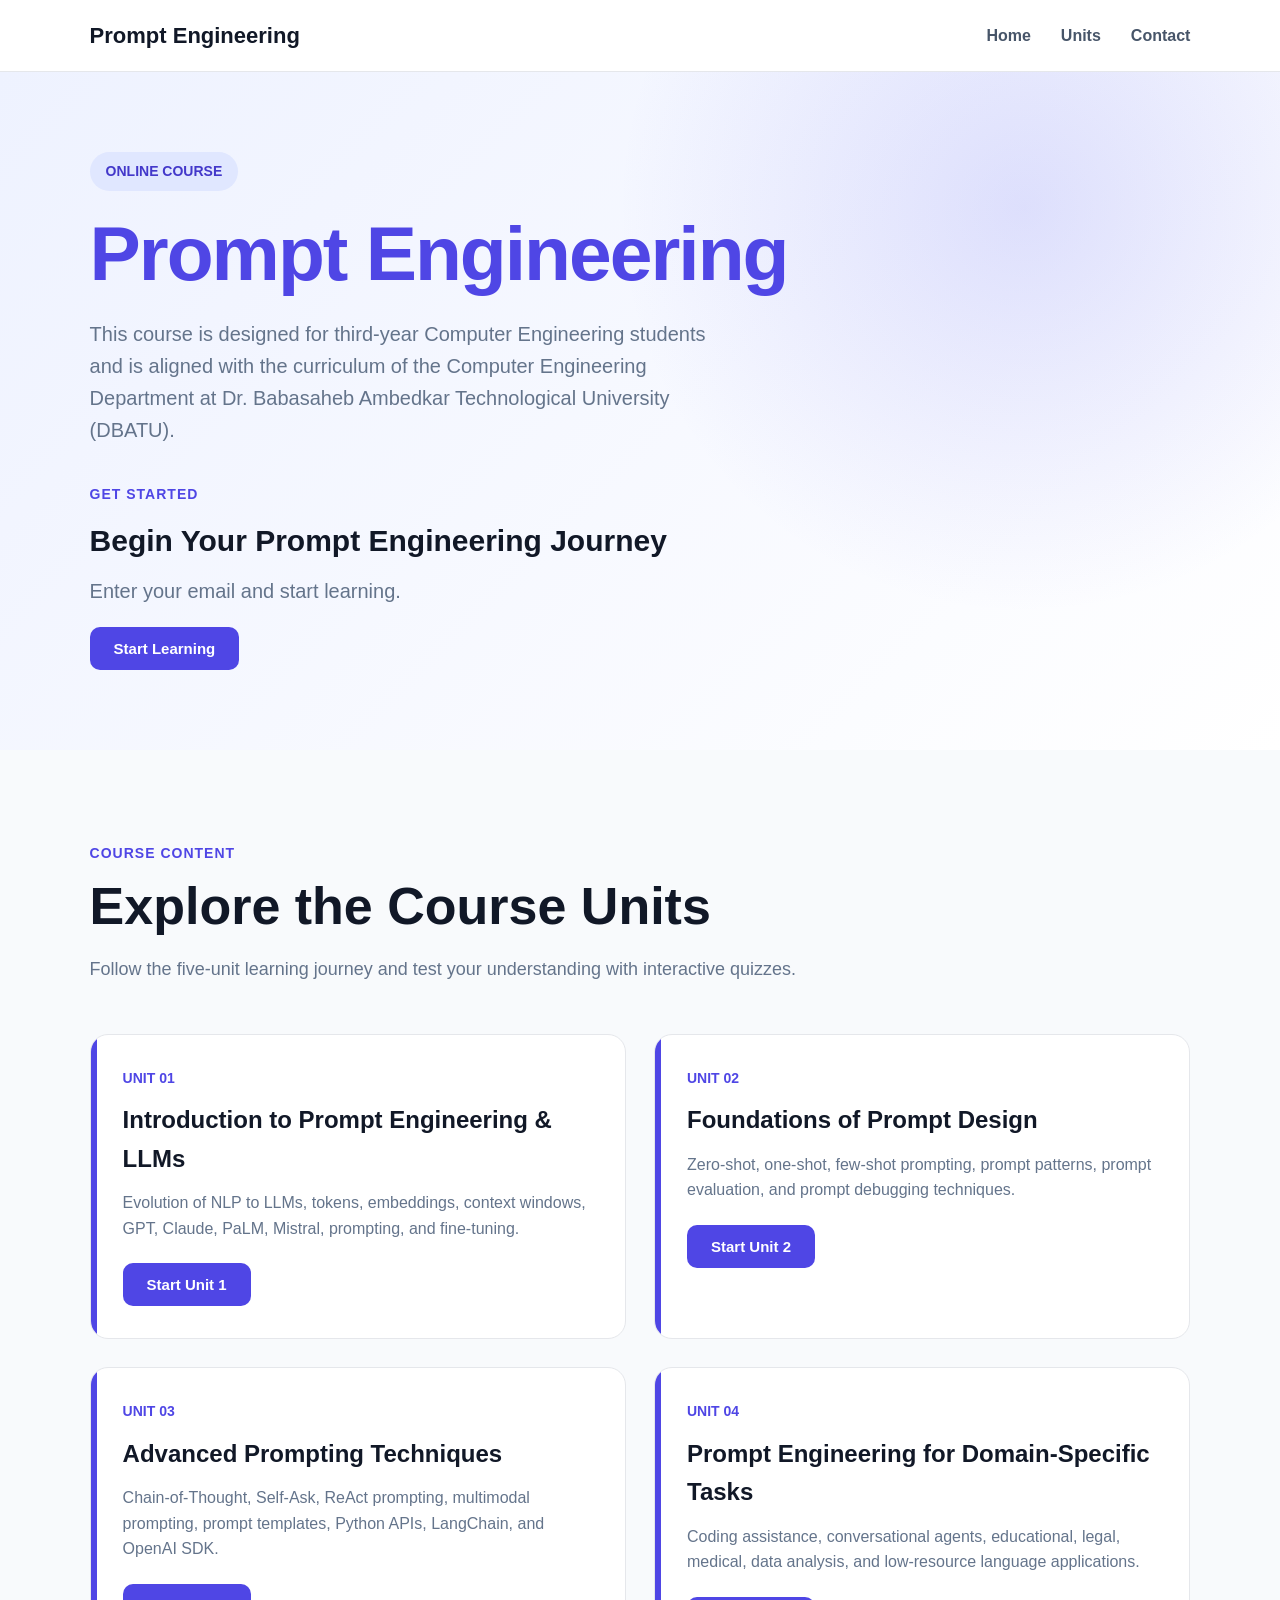
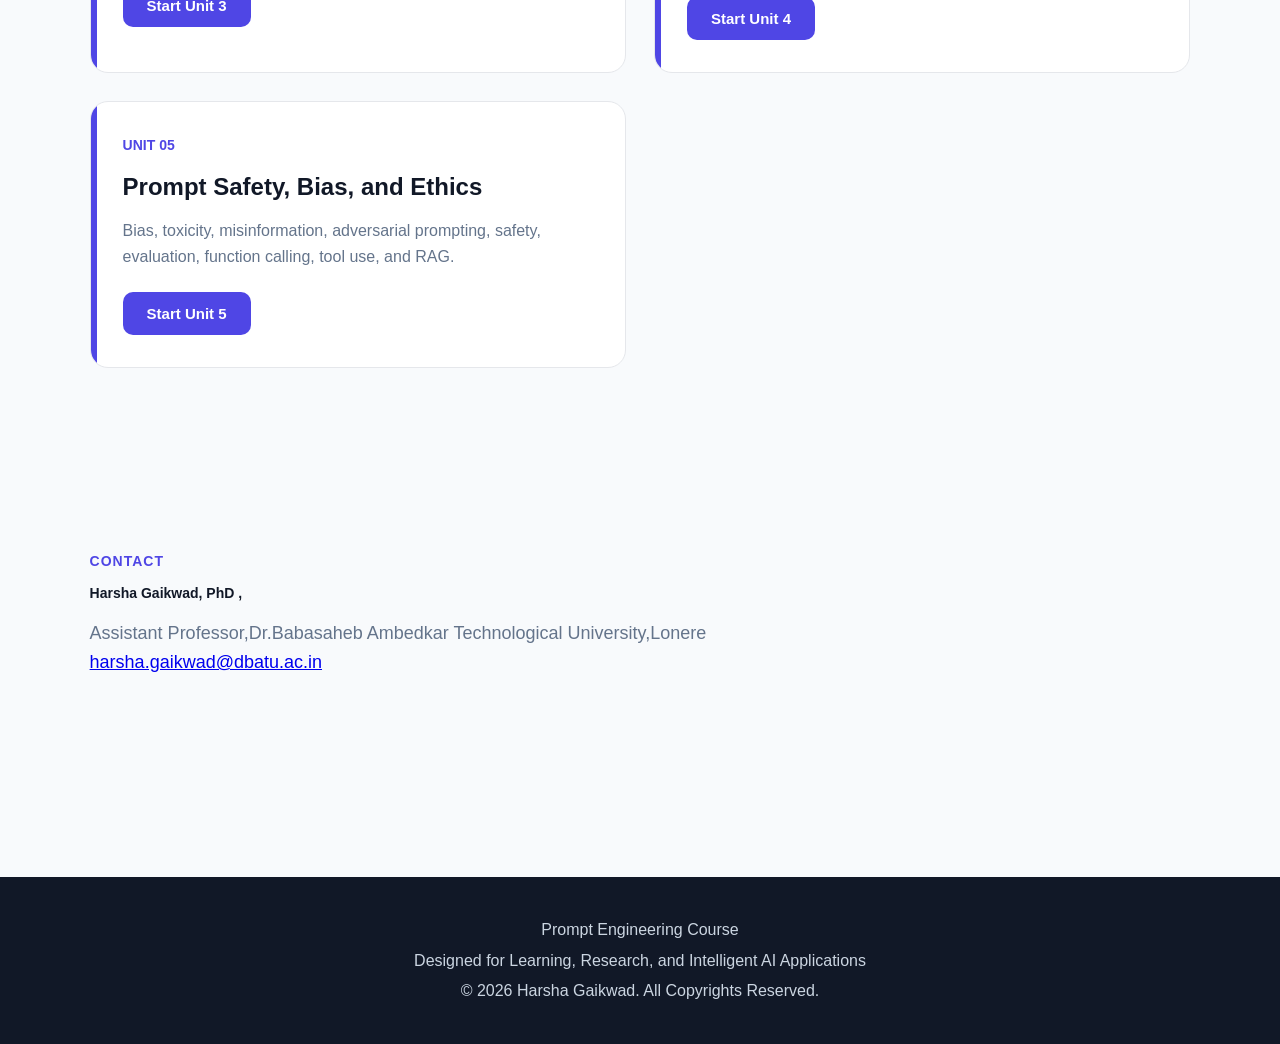
<file: index.html>
<!DOCTYPE html>
<html lang="en">

<head>

    <meta charset="UTF-8">

    <meta name="viewport"
        content="width=device-width, initial-scale=1.0">

    <title>
        Prompt Engineering | Online Course
    </title>

    <link rel="stylesheet"
        href="style.css">

</head>


<body>


    <nav class="navbar">

        <div class="logo">

            Prompt Engineering

        </div>


        <div class="nav-links">

            <a href="#home">

                Home

            </a>


            <a href="#units">

                Units

            </a>


            <a href="#contact">

                Contact

            </a>

        </div>

    </nav>



    <section
        class="hero"
        id="home">


        <div
            class="hero-content">


            <span
                class="hero-tag">

                ONLINE COURSE

            </span>


            <h1>


                <span>

                    Prompt Engineering

                </span>

            </h1>


            <p>

                This course is designed for third-year Computer Engineering students and is aligned with the curriculum of the Computer Engineering Department at Dr. Babasaheb Ambedkar Technological University (DBATU).

            </p>


            <div
                class="hero-start">


                <span>

                    GET STARTED

                </span>


                <h2>

                    Begin Your Prompt Engineering Journey

                </h2>


                <p>

                    Enter your email and start learning.

                </p>


                <button
                    type="button"
                    class="primary-button"
                    id="startLearningButton">

                    Start Learning

                </button>


            </div>


        </div>


    </section>



    <section
        class="section"
        id="units">


        <div
            class="section-heading">


            <span>

                COURSE CONTENT

            </span>


            <h2>

                Explore the Course Units

            </h2>


            <p>

                Follow the five-unit learning journey
                and test your understanding with
                interactive quizzes.

            </p>


        </div>



        <div
            class="units-grid">


            <div
                class="unit-card">


                <div
                    class="unit-number">

                    UNIT 01

                </div>


                <h3>

                    Introduction to Prompt Engineering & LLMs

                </h3>


                <p>

                    Evolution of NLP to LLMs, tokens,
                    embeddings, context windows,
                    GPT, Claude, PaLM, Mistral,
                    prompting, and fine-tuning.

                </p>


                <button
                    type="button"
                    class="unit-button"
                    data-page="units/unit1.html">

                    Start Unit 1

                </button>


            </div>



            <div
                class="unit-card">


                <div
                    class="unit-number">

                    UNIT 02

                </div>


                <h3>

                    Foundations of Prompt Design

                </h3>


                <p>

                    Zero-shot, one-shot, few-shot prompting,
                    prompt patterns, prompt evaluation,
                    and prompt debugging techniques.

                </p>


                <button
                    type="button"
                    class="unit-button"
                    data-page="units/unit2.html">

                    Start Unit 2

                </button>


            </div>



            <div
                class="unit-card">


                <div
                    class="unit-number">

                    UNIT 03

                </div>


                <h3>

                    Advanced Prompting Techniques

                </h3>


                <p>

                    Chain-of-Thought, Self-Ask,
                    ReAct prompting, multimodal prompting,
                    prompt templates, Python APIs,
                    LangChain, and OpenAI SDK.

                </p>


                <button
                    type="button"
                    class="unit-button"
                    data-page="units/unit3.html">

                    Start Unit 3

                </button>


            </div>



            <div
                class="unit-card">


                <div
                    class="unit-number">

                    UNIT 04

                </div>


                <h3>

                    Prompt Engineering for Domain-Specific Tasks

                </h3>


                <p>

                    Coding assistance, conversational agents,
                    educational, legal, medical, data analysis,
                    and low-resource language applications.

                </p>


                <button
                    type="button"
                    class="unit-button"
                    data-page="units/unit4.html">

                    Start Unit 4

                </button>


            </div>



            <div
                class="unit-card">


                <div
                    class="unit-number">

                    UNIT 05

                </div>


                <h3>

                    Prompt Safety, Bias, and Ethics

                </h3>


                <p>

                    Bias, toxicity, misinformation,
                    adversarial prompting, safety,
                    evaluation, function calling,
                    tool use, and RAG.

                </p>


                <button
                    type="button"
                    class="unit-button"
                    data-page="units/unit5.html">

                    Start Unit 5

                </button>


            </div>


        </div>


    </section>



    <section
        class="section"
        id="contact">


        <div
            class="section-heading">


            <span>

                CONTACT

            </span>


          <h2 style="font-size: 14px;">
    Harsha Gaikwad, PhD
,</h2>


            <p>

                Assistant Professor,Dr.Babasaheb Ambedkar Technological University,Lonere

                <br>


                <a
                    href="mailto:harsha.gaikwad@dbatu.ac.in">

                    harsha.gaikwad@dbatu.ac.in

                </a>


            </p>


        </div>


    </section>



    <footer>


        <p>

            Prompt Engineering Course

        </p>


        <p>

            Designed for Learning,
            Research, and Intelligent AI Applications

        </p>


        <p>

            © 2026 Harsha Gaikwad. All Copyrights Reserved.

        </p>


    </footer>



    <!-- REGISTRATION MODAL -->

    <div
        id="registrationModal"
        class="registration-modal">


        <div
            class="registration-box">


            <button
                type="button"
                class="close-modal"
                id="closeModalButton">

                ×

            </button>


            <h2>

                Start Your Course

            </h2>


            <p>

                Enter your email address before
                starting the course.

            </p>


            <form
                id="registrationForm">


                <input
                    type="email"
                    id="studentEmail"
                    placeholder="Enter your email address"
                    required>


                <button
                    type="submit"
                    class="primary-button">

                    Start Learning

                </button>


            </form>


            <p
                id="registrationMessage">

            </p>


        </div>


    </div>



    <!-- JAVASCRIPT -->

    <script>

        const GOOGLE_SCRIPT_URL =
            "https://script.google.com/macros/s/AKfycbz476e53gAfbDCDPRzi68iIl6CdlM_9GV6_SrwY7fHCRdMNlNS23jrVaSpGBXh84Iah/exec";


        let selectedCoursePage = "";


        const registrationModal =
            document.getElementById(
                "registrationModal"
            );


        const registrationForm =
            document.getElementById(
                "registrationForm"
            );


        const studentEmail =
            document.getElementById(
                "studentEmail"
            );


        const registrationMessage =
            document.getElementById(
                "registrationMessage"
            );


        const closeModalButton =
            document.getElementById(
                "closeModalButton"
            );


        const startLearningButton =
            document.getElementById(
                "startLearningButton"
            );


        function openRegistration(page) {

            selectedCoursePage =
                page;


            registrationModal.style.display =
                "flex";


            studentEmail.focus();

        }


        function closeRegistration() {

            registrationModal.style.display =
                "none";

        }


        startLearningButton.addEventListener(

            "click",

            function () {

                openRegistration(
                    "units/unit1.html"
                );

            }

        );


        const unitButtons =
            document.querySelectorAll(
                ".unit-button"
            );


        unitButtons.forEach(

            function (button) {

                button.addEventListener(

                    "click",

                    function () {

                        const page =
                            button.getAttribute(
                                "data-page"
                            );


                        openRegistration(
                            page
                        );

                    }

                );

            }

        );


        closeModalButton.addEventListener(

            "click",

            function () {

                closeRegistration();

            }

        );


        registrationModal.addEventListener(

            "click",

            function (event) {

                if (

                    event.target ===
                    registrationModal

                ) {

                    closeRegistration();

                }

            }

        );


        registrationForm.addEventListener(

            "submit",

            function (event) {

                event.preventDefault();


                const email =
                    studentEmail.value.trim();


                if (!email) {

                    return;

                }


                registrationMessage.innerText =
                    "Registering your email...";


                const formData =
                    new URLSearchParams();


                formData.append(
                    "email",
                    email
                );


                fetch(

                    GOOGLE_SCRIPT_URL,

                    {

                        method: "POST",

                        mode: "no-cors",

                        body: formData

                    }

                )

                .then(

                    function () {

                        localStorage.setItem(
                            "studentEmail",
                            email
                        );


                        registrationMessage.innerText =
                            "Registration successful";


                        setTimeout(

                            function () {

                                window.location.href =
                                    selectedCoursePage;

                            },

                            800

                        );

                    }

                )

                .catch(

                    function (error) {

                        console.error(
                            error
                        );


                        registrationMessage.innerText =
                            "Registration failed. Please try again.";

                    }

                );

            }

        );

    </script>


</body>

</html>
</file>
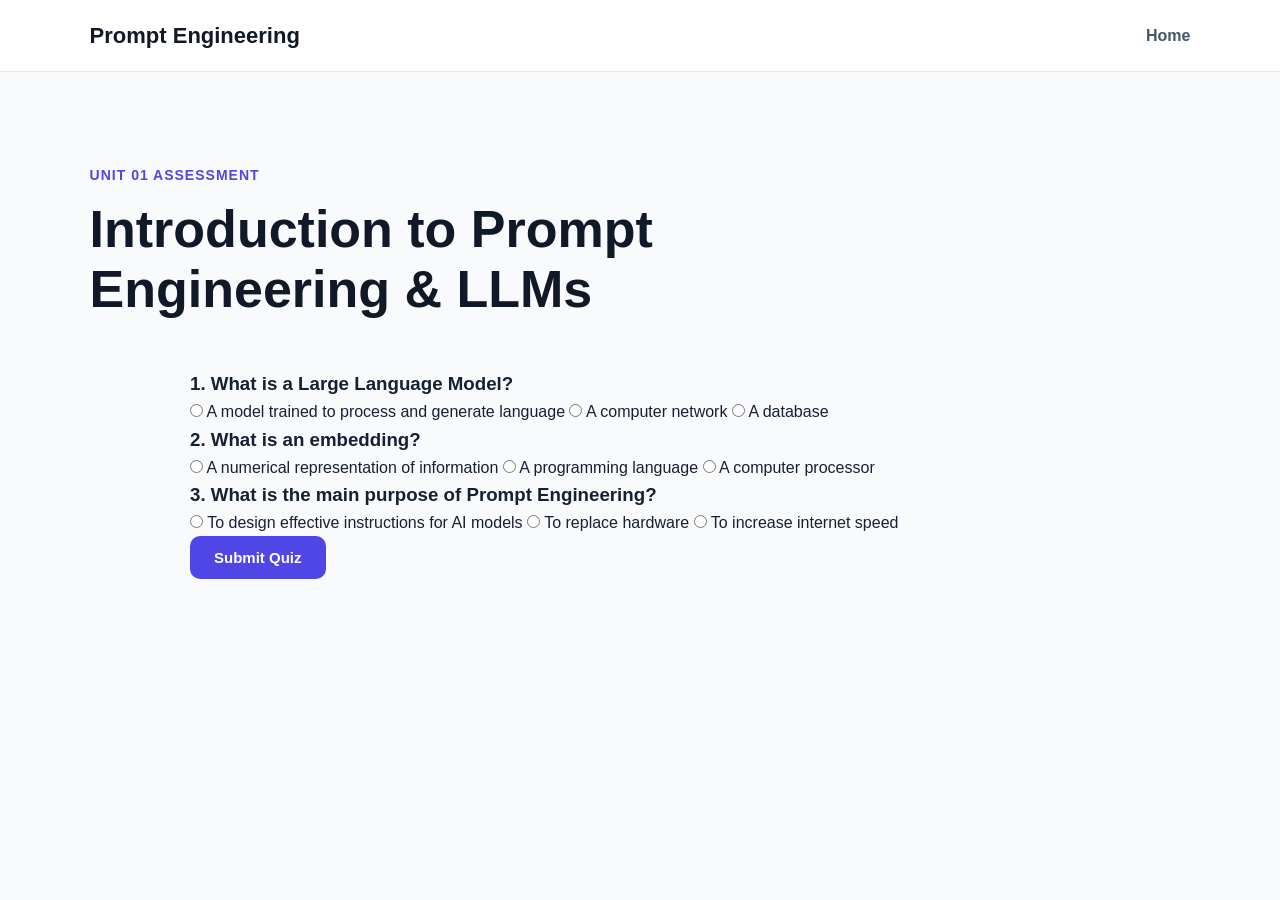
<file: quizzes/quiz1.html>
<!DOCTYPE html>
<html lang="en">

<head>

    <meta charset="UTF-8">

    <meta name="viewport"
        content="width=device-width, initial-scale=1.0">

    <title>Unit 1 Quiz</title>

    <link rel="stylesheet"
        href="../style.css">

</head>

<body>

    <nav class="navbar">

        <div class="logo">
            Prompt Engineering
        </div>

        <div class="nav-links">

            <a href="../index.html">
                Home
            </a>

        </div>

    </nav>


    <main class="section">

        <div class="section-heading">

            <span>
                UNIT 01 ASSESSMENT
            </span>

            <h2>
                Introduction to Prompt Engineering & LLMs
            </h2>

        </div>


        <div class="quiz-container">


            <div class="question-card">

                <h3>
                    1. What is a Large Language Model?
                </h3>

                <label>
                    <input type="radio"
                        name="q1"
                        value="a">
                    A model trained to process and generate language
                </label>

                <label>
                    <input type="radio"
                        name="q1"
                        value="b">
                    A computer network
                </label>

                <label>
                    <input type="radio"
                        name="q1"
                        value="c">
                    A database
                </label>

            </div>


            <div class="question-card">

                <h3>
                    2. What is an embedding?
                </h3>

                <label>
                    <input type="radio"
                        name="q2"
                        value="a">
                    A numerical representation of information
                </label>

                <label>
                    <input type="radio"
                        name="q2"
                        value="b">
                    A programming language
                </label>

                <label>
                    <input type="radio"
                        name="q2"
                        value="c">
                    A computer processor
                </label>

            </div>


            <div class="question-card">

                <h3>
                    3. What is the main purpose of Prompt Engineering?
                </h3>

                <label>
                    <input type="radio"
                        name="q3"
                        value="a">
                    To design effective instructions for AI models
                </label>

                <label>
                    <input type="radio"
                        name="q3"
                        value="b">
                    To replace hardware
                </label>

                <label>
                    <input type="radio"
                        name="q3"
                        value="c">
                    To increase internet speed
                </label>

            </div>


            <button onclick="submitQuiz()"
                class="primary-button">

                Submit Quiz

            </button>


            <div id="result">

            </div>

        </div>

    </main>


    <script>

        function submitQuiz() {

            let score = 0;

            if (
                document.querySelector(
                    'input[name="q1"]:checked'
                )?.value === "a"
            ) score++;

            if (
                document.querySelector(
                    'input[name="q2"]:checked'
                )?.value === "a"
            ) score++;

            if (
                document.querySelector(
                    'input[name="q3"]:checked'
                )?.value === "a"
            ) score++;

            let percentage =
                Math.round(
                    (score / 3) * 100
                );

            document.getElementById(
                "result"
            ).innerHTML = `

                <div class="result">

                    <h2>
                        Score: ${score}/3
                    </h2>

                    <p>
                        Percentage: ${percentage}%
                    </p>

                    <br>

                    <p>

                        ${
                            percentage >= 50
                            ? "Congratulations! You passed the quiz."
                            : "Please study the unit and try again."
                        }

                    </p>

                </div>

            `;

            if (percentage >= 50) {

                localStorage.setItem(
                    "unit1Completed",
                    "true"
                );

            }

        }

    </script>

</body>

</html>
</file>
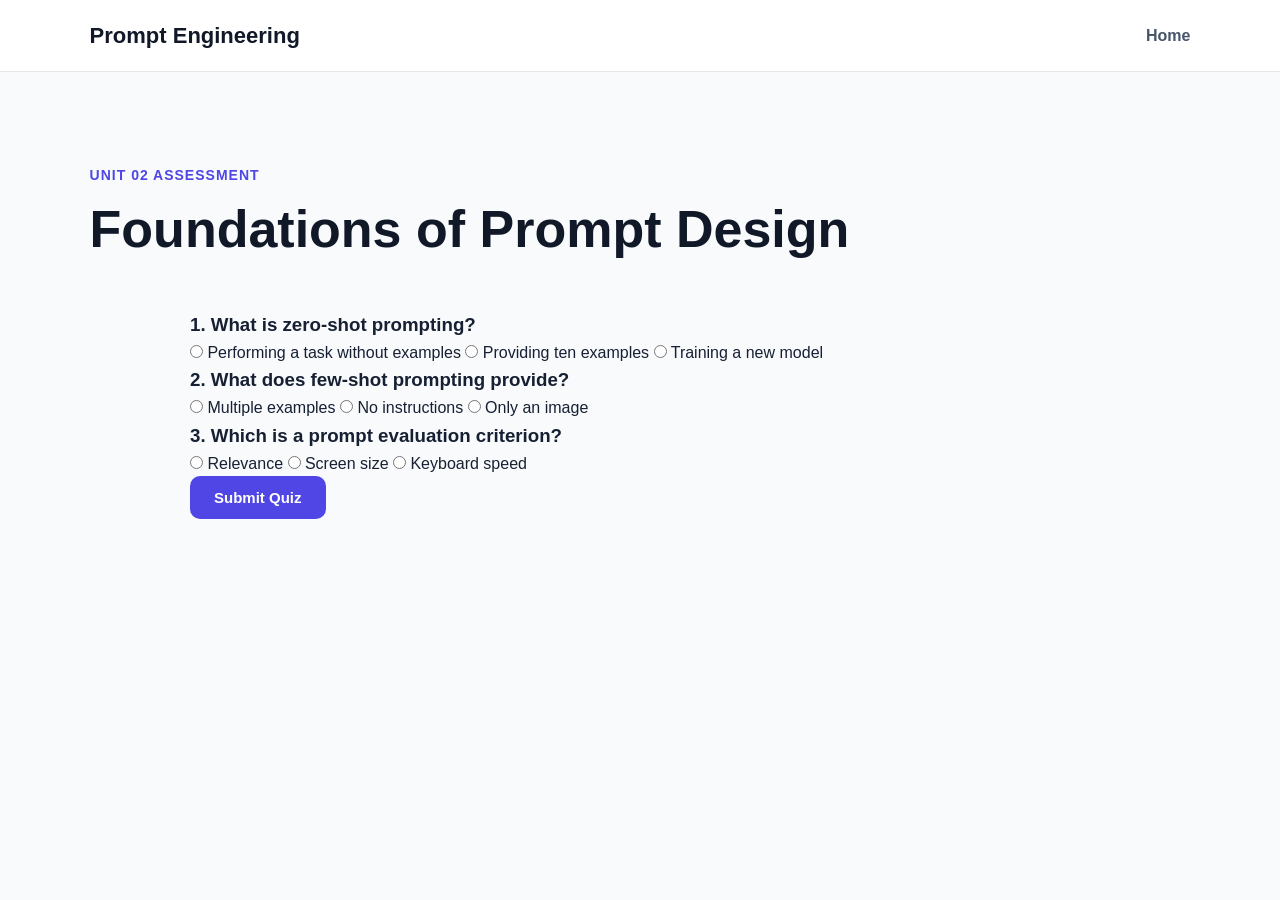
<file: quizzes/quiz2.html>
<!DOCTYPE html>
<html lang="en">

<head>

    <meta charset="UTF-8">

    <meta name="viewport"
        content="width=device-width, initial-scale=1.0">

    <title>Unit 2 Quiz</title>

    <link rel="stylesheet"
        href="../style.css">

</head>

<body>

    <nav class="navbar">

        <div class="logo">
            Prompt Engineering
        </div>

        <div class="nav-links">

            <a href="../index.html">
                Home
            </a>

        </div>

    </nav>


    <main class="section">

        <div class="section-heading">

            <span>
                UNIT 02 ASSESSMENT
            </span>

            <h2>
                Foundations of Prompt Design
            </h2>

        </div>


        <div class="quiz-container">


            <div class="question-card">

                <h3>
                    1. What is zero-shot prompting?
                </h3>

                <label>
                    <input type="radio"
                        name="q1"
                        value="a">
                    Performing a task without examples
                </label>

                <label>
                    <input type="radio"
                        name="q1"
                        value="b">
                    Providing ten examples
                </label>

                <label>
                    <input type="radio"
                        name="q1"
                        value="c">
                    Training a new model
                </label>

            </div>


            <div class="question-card">

                <h3>
                    2. What does few-shot prompting provide?
                </h3>

                <label>
                    <input type="radio"
                        name="q2"
                        value="a">
                    Multiple examples
                </label>

                <label>
                    <input type="radio"
                        name="q2"
                        value="b">
                    No instructions
                </label>

                <label>
                    <input type="radio"
                        name="q2"
                        value="c">
                    Only an image
                </label>

            </div>


            <div class="question-card">

                <h3>
                    3. Which is a prompt evaluation criterion?
                </h3>

                <label>
                    <input type="radio"
                        name="q3"
                        value="a">
                    Relevance
                </label>

                <label>
                    <input type="radio"
                        name="q3"
                        value="b">
                    Screen size
                </label>

                <label>
                    <input type="radio"
                        name="q3"
                        value="c">
                    Keyboard speed
                </label>

            </div>


            <button onclick="submitQuiz()"
                class="primary-button">

                Submit Quiz

            </button>


            <div id="result">

            </div>

        </div>

    </main>


    <script>

        function submitQuiz() {

            let score = 0;

            if (
                document.querySelector(
                    'input[name="q1"]:checked'
                )?.value === "a"
            ) score++;

            if (
                document.querySelector(
                    'input[name="q2"]:checked'
                )?.value === "a"
            ) score++;

            if (
                document.querySelector(
                    'input[name="q3"]:checked'
                )?.value === "a"
            ) score++;

            let percentage =
                Math.round(
                    (score / 3) * 100
                );

            document.getElementById(
                "result"
            ).innerHTML = `

                <div class="result">

                    <h2>
                        Score: ${score}/3
                    </h2>

                    <p>
                        Percentage: ${percentage}%
                    </p>

                </div>

            `;

            if (percentage >= 50) {

                localStorage.setItem(
                    "unit2Completed",
                    "true"
                );

            }

        }

    </script>

</body>

</html>
</file>
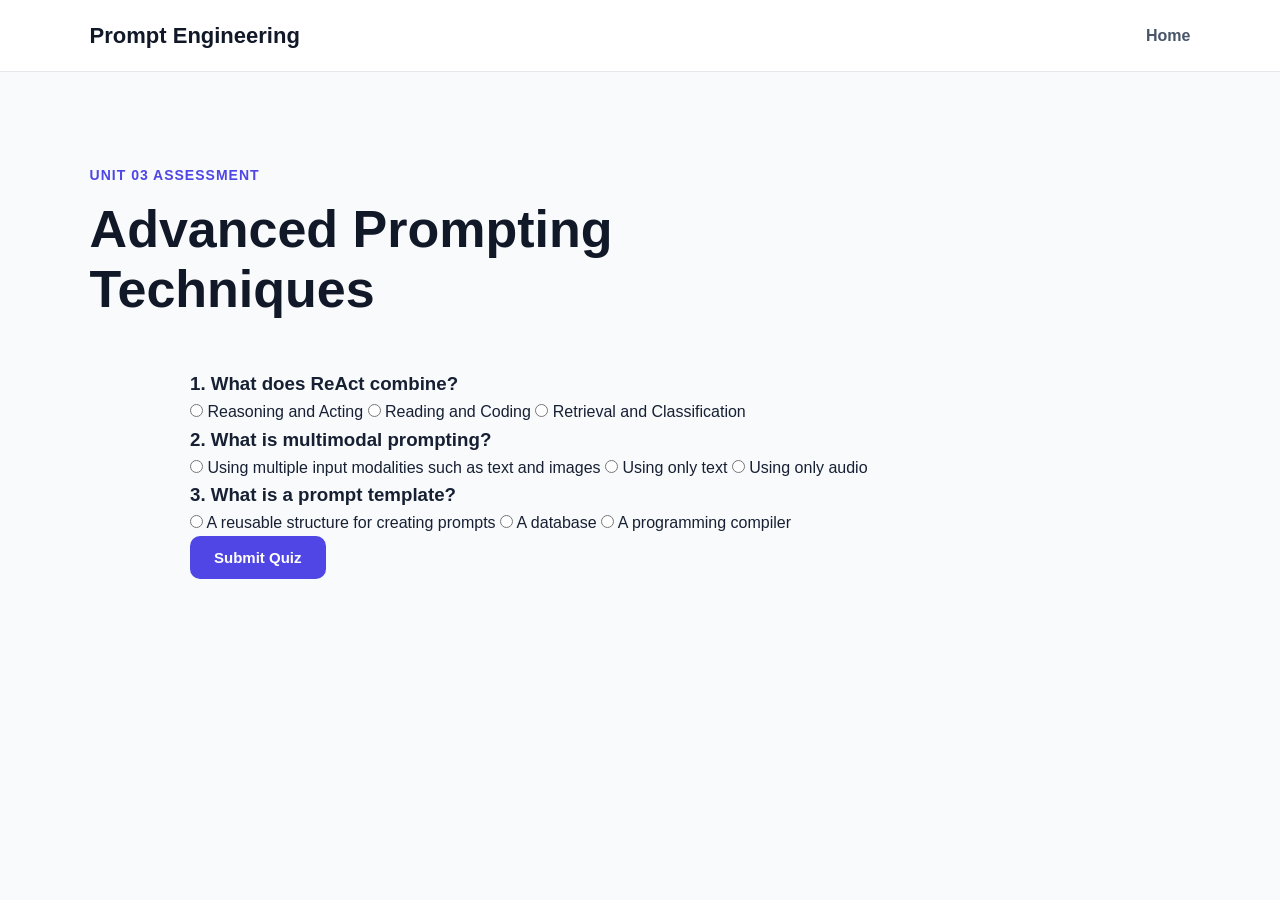
<file: quizzes/quiz3.html>
<!DOCTYPE html>
<html lang="en">

<head>

    <meta charset="UTF-8">

    <meta name="viewport"
        content="width=device-width, initial-scale=1.0">

    <title>Unit 3 Quiz</title>

    <link rel="stylesheet"
        href="../style.css">

</head>

<body>

    <nav class="navbar">

        <div class="logo">
            Prompt Engineering
        </div>

        <div class="nav-links">

            <a href="../index.html">
                Home
            </a>

        </div>

    </nav>


    <main class="section">

        <div class="section-heading">

            <span>
                UNIT 03 ASSESSMENT
            </span>

            <h2>
                Advanced Prompting Techniques
            </h2>

        </div>


        <div class="quiz-container">


            <div class="question-card">

                <h3>
                    1. What does ReAct combine?
                </h3>

                <label>
                    <input type="radio"
                        name="q1"
                        value="a">
                    Reasoning and Acting
                </label>

                <label>
                    <input type="radio"
                        name="q1"
                        value="b">
                    Reading and Coding
                </label>

                <label>
                    <input type="radio"
                        name="q1"
                        value="c">
                    Retrieval and Classification
                </label>

            </div>


            <div class="question-card">

                <h3>
                    2. What is multimodal prompting?
                </h3>

                <label>
                    <input type="radio"
                        name="q2"
                        value="a">
                    Using multiple input modalities such as text and images
                </label>

                <label>
                    <input type="radio"
                        name="q2"
                        value="b">
                    Using only text
                </label>

                <label>
                    <input type="radio"
                        name="q2"
                        value="c">
                    Using only audio
                </label>

            </div>


            <div class="question-card">

                <h3>
                    3. What is a prompt template?
                </h3>

                <label>
                    <input type="radio"
                        name="q3"
                        value="a">
                    A reusable structure for creating prompts
                </label>

                <label>
                    <input type="radio"
                        name="q3"
                        value="b">
                    A database
                </label>

                <label>
                    <input type="radio"
                        name="q3"
                        value="c">
                    A programming compiler
                </label>

            </div>


            <button onclick="submitQuiz()"
                class="primary-button">

                Submit Quiz

            </button>


            <div id="result">

            </div>

        </div>

    </main>


    <script>

        function submitQuiz() {

            let score = 0;

            if (
                document.querySelector(
                    'input[name="q1"]:checked'
                )?.value === "a"
            ) score++;

            if (
                document.querySelector(
                    'input[name="q2"]:checked'
                )?.value === "a"
            ) score++;

            if (
                document.querySelector(
                    'input[name="q3"]:checked'
                )?.value === "a"
            ) score++;

            let percentage =
                Math.round(
                    (score / 3) * 100
                );

            document.getElementById(
                "result"
            ).innerHTML = `

                <div class="result">

                    <h2>
                        Score: ${score}/3
                    </h2>

                    <p>
                        Percentage: ${percentage}%
                    </p>

                </div>

            `;

            if (percentage >= 50) {

                localStorage.setItem(
                    "unit3Completed",
                    "true"
                );

            }

        }

    </script>

</body>

</html>
</file>
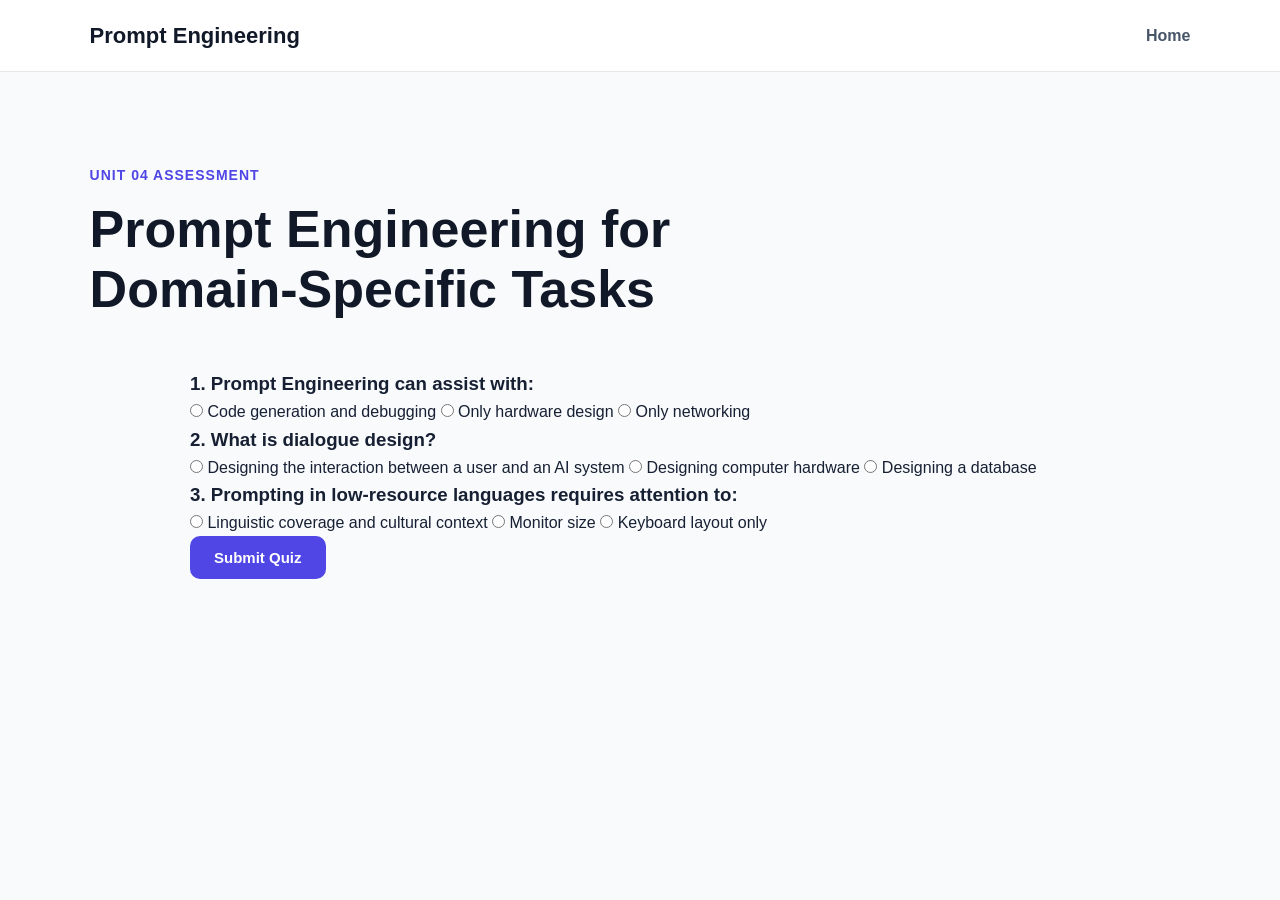
<file: quizzes/quiz4.html>
<!DOCTYPE html>
<html lang="en">

<head>

    <meta charset="UTF-8">

    <meta name="viewport"
        content="width=device-width, initial-scale=1.0">

    <title>Unit 4 Quiz</title>

    <link rel="stylesheet"
        href="../style.css">

</head>

<body>

    <nav class="navbar">

        <div class="logo">
            Prompt Engineering
        </div>

        <div class="nav-links">

            <a href="../index.html">
                Home
            </a>

        </div>

    </nav>


    <main class="section">

        <div class="section-heading">

            <span>
                UNIT 04 ASSESSMENT
            </span>

            <h2>
                Prompt Engineering for Domain-Specific Tasks
            </h2>

        </div>


        <div class="quiz-container">


            <div class="question-card">

                <h3>
                    1. Prompt Engineering can assist with:
                </h3>

                <label>
                    <input type="radio"
                        name="q1"
                        value="a">
                    Code generation and debugging
                </label>

                <label>
                    <input type="radio"
                        name="q1"
                        value="b">
                    Only hardware design
                </label>

                <label>
                    <input type="radio"
                        name="q1"
                        value="c">
                    Only networking
                </label>

            </div>


            <div class="question-card">

                <h3>
                    2. What is dialogue design?
                </h3>

                <label>
                    <input type="radio"
                        name="q2"
                        value="a">
                    Designing the interaction between a user and an AI system
                </label>

                <label>
                    <input type="radio"
                        name="q2"
                        value="b">
                    Designing computer hardware
                </label>

                <label>
                    <input type="radio"
                        name="q2"
                        value="c">
                    Designing a database
                </label>

            </div>


            <div class="question-card">

                <h3>
                    3. Prompting in low-resource languages requires attention to:
                </h3>

                <label>
                    <input type="radio"
                        name="q3"
                        value="a">
                    Linguistic coverage and cultural context
                </label>

                <label>
                    <input type="radio"
                        name="q3"
                        value="b">
                    Monitor size
                </label>

                <label>
                    <input type="radio"
                        name="q3"
                        value="c">
                    Keyboard layout only
                </label>

            </div>


            <button onclick="submitQuiz()"
                class="primary-button">

                Submit Quiz

            </button>


            <div id="result">

            </div>

        </div>

    </main>


    <script>

        function submitQuiz() {

            let score = 0;

            if (
                document.querySelector(
                    'input[name="q1"]:checked'
                )?.value === "a"
            ) score++;

            if (
                document.querySelector(
                    'input[name="q2"]:checked'
                )?.value === "a"
            ) score++;

            if (
                document.querySelector(
                    'input[name="q3"]:checked'
                )?.value === "a"
            ) score++;

            let percentage =
                Math.round(
                    (score / 3) * 100
                );

            document.getElementById(
                "result"
            ).innerHTML = `

                <div class="result">

                    <h2>
                        Score: ${score}/3
                    </h2>

                    <p>
                        Percentage: ${percentage}%
                    </p>

                </div>

            `;

            if (percentage >= 50) {

                localStorage.setItem(
                    "unit4Completed",
                    "true"
                );

            }

        }

    </script>

</body>

</html>
</file>
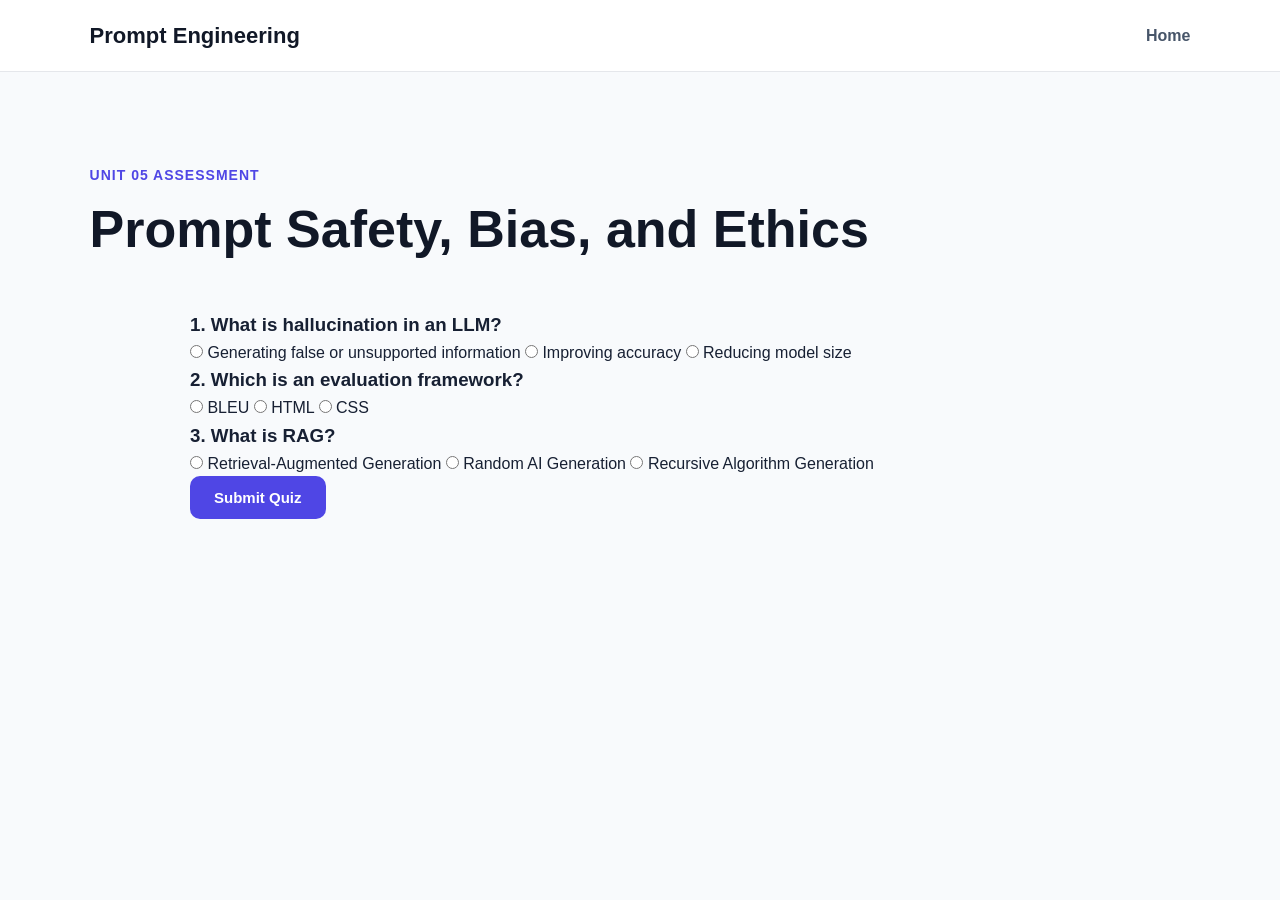
<file: quizzes/quiz5.html>
<!DOCTYPE html>
<html lang="en">

<head>

    <meta charset="UTF-8">

    <meta name="viewport"
        content="width=device-width, initial-scale=1.0">

    <title>Unit 5 Quiz</title>

    <link rel="stylesheet"
        href="../style.css">

</head>

<body>

    <nav class="navbar">

        <div class="logo">
            Prompt Engineering
        </div>

        <div class="nav-links">

            <a href="../index.html">
                Home
            </a>

        </div>

    </nav>


    <main class="section">

        <div class="section-heading">

            <span>
                UNIT 05 ASSESSMENT
            </span>

            <h2>
                Prompt Safety, Bias, and Ethics
            </h2>

        </div>


        <div class="quiz-container">


            <div class="question-card">

                <h3>
                    1. What is hallucination in an LLM?
                </h3>

                <label>
                    <input type="radio"
                        name="q1"
                        value="a">
                    Generating false or unsupported information
                </label>

                <label>
                    <input type="radio"
                        name="q1"
                        value="b">
                    Improving accuracy
                </label>

                <label>
                    <input type="radio"
                        name="q1"
                        value="c">
                    Reducing model size
                </label>

            </div>


            <div class="question-card">

                <h3>
                    2. Which is an evaluation framework?
                </h3>

                <label>
                    <input type="radio"
                        name="q2"
                        value="a">
                    BLEU
                </label>

                <label>
                    <input type="radio"
                        name="q2"
                        value="b">
                    HTML
                </label>

                <label>
                    <input type="radio"
                        name="q2"
                        value="c">
                    CSS
                </label>

            </div>


            <div class="question-card">

                <h3>
                    3. What is RAG?
                </h3>

                <label>
                    <input type="radio"
                        name="q3"
                        value="a">
                    Retrieval-Augmented Generation
                </label>

                <label>
                    <input type="radio"
                        name="q3"
                        value="b">
                    Random AI Generation
                </label>

                <label>
                    <input type="radio"
                        name="q3"
                        value="c">
                    Recursive Algorithm Generation
                </label>

            </div>


            <button onclick="submitQuiz()"
                class="primary-button">

                Submit Quiz

            </button>


            <div id="result">

            </div>

        </div>

    </main>


    <script>

        function submitQuiz() {

            let score = 0;

            if (
                document.querySelector(
                    'input[name="q1"]:checked'
                )?.value === "a"
            ) score++;

            if (
                document.querySelector(
                    'input[name="q2"]:checked'
                )?.value === "a"
            ) score++;

            if (
                document.querySelector(
                    'input[name="q3"]:checked'
                )?.value === "a"
            ) score++;

            let percentage =
                Math.round(
                    (score / 3) * 100
                );

            document.getElementById(
                "result"
            ).innerHTML = `

                <div class="result">

                    <h2>
                        Score: ${score}/3
                    </h2>

                    <p>
                        Percentage: ${percentage}%
                    </p>

                </div>

            `;

            if (percentage >= 50) {

                localStorage.setItem(
                    "unit5Completed",
                    "true"
                );

            }

        }

    </script>

</body>

</html>
</file>
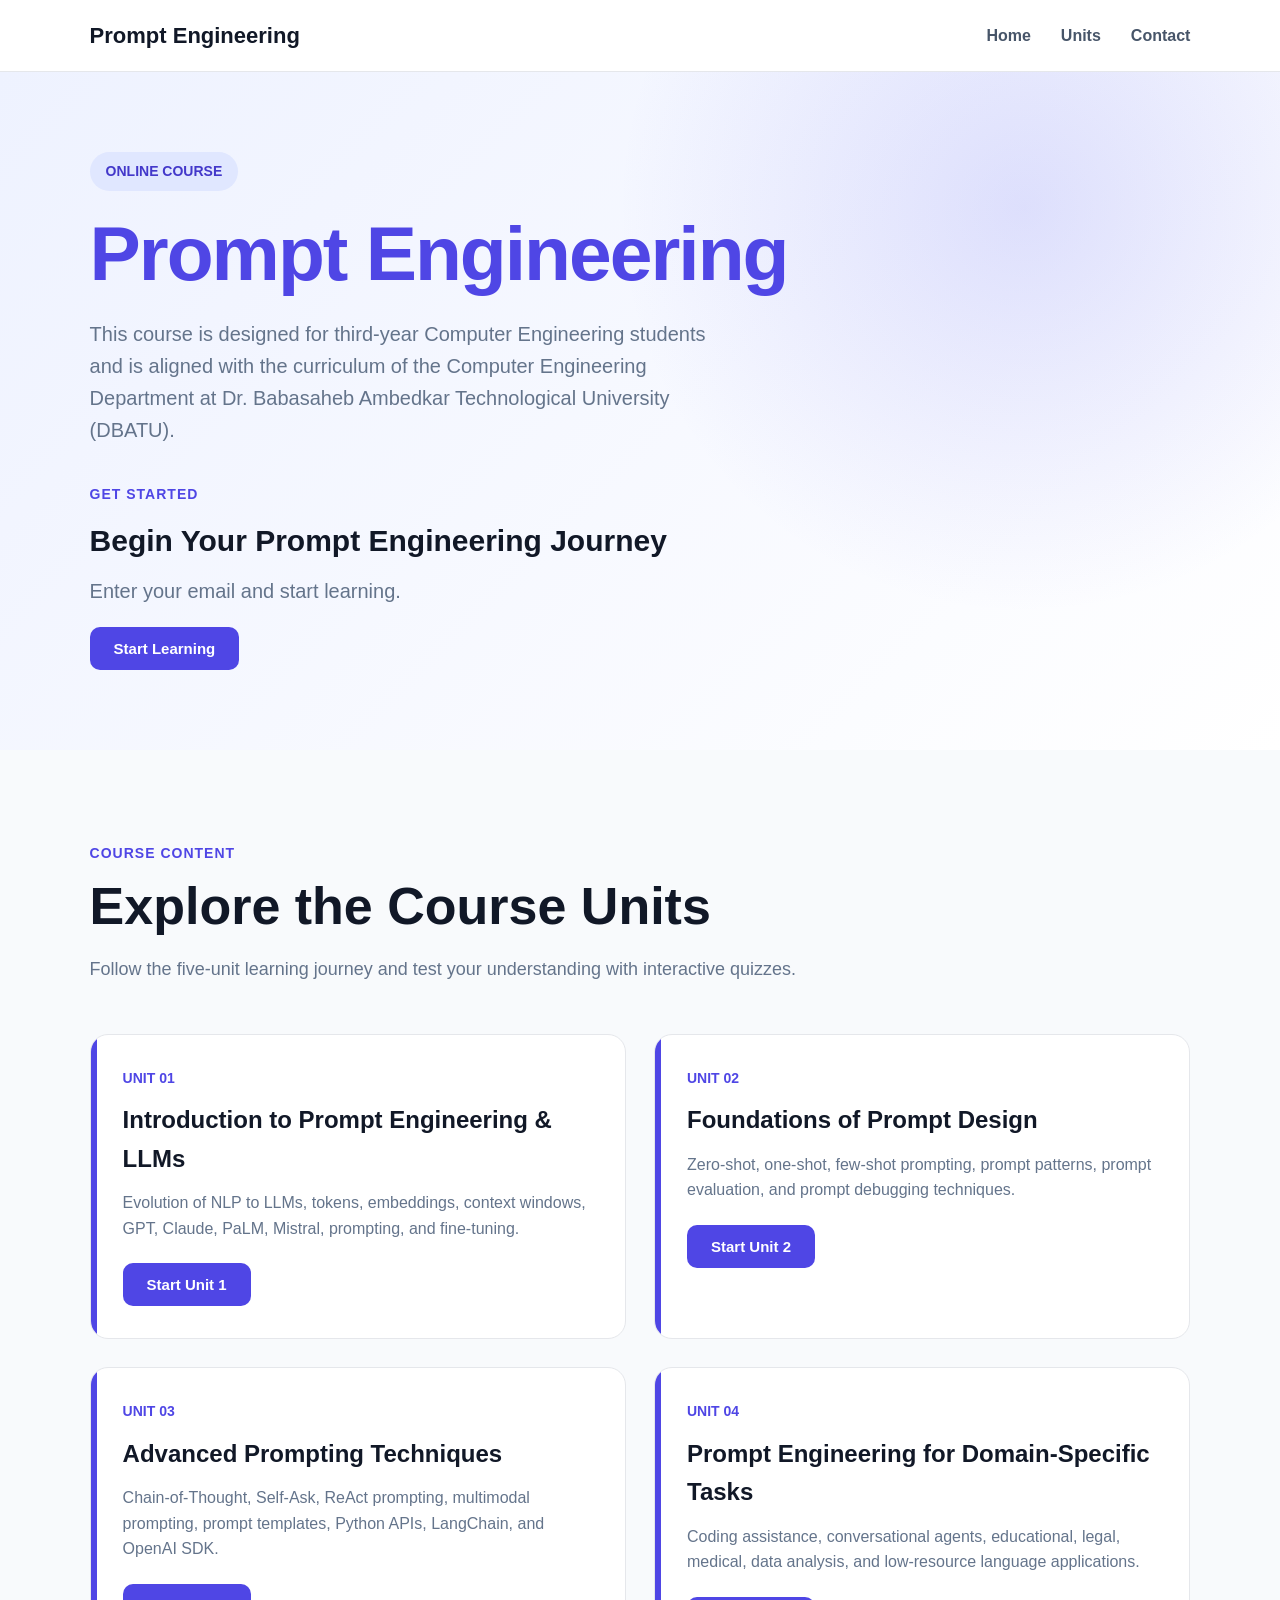
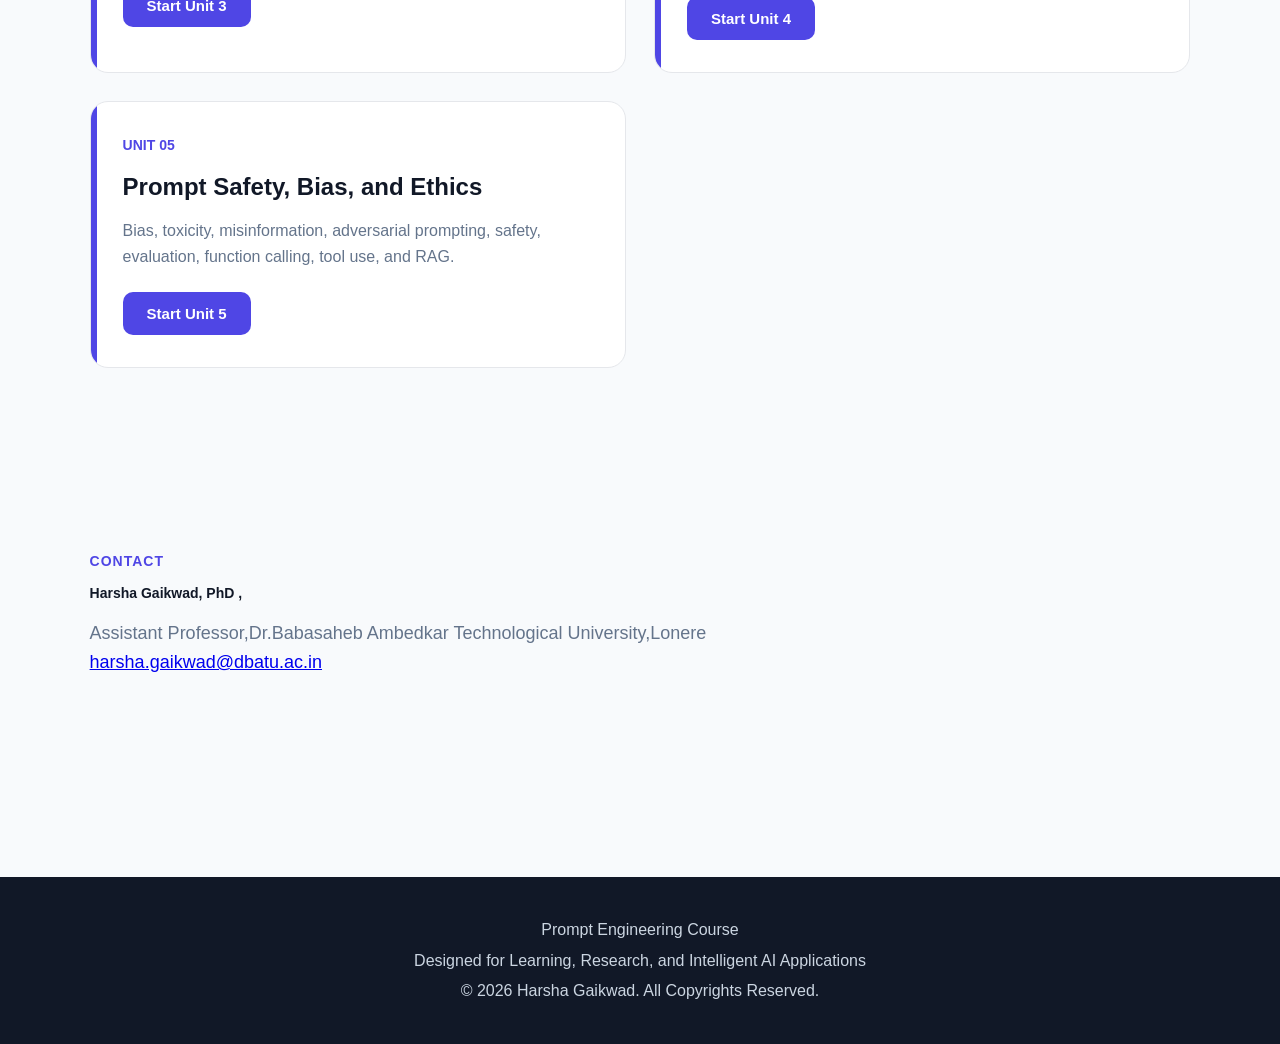
<file: units/unit1.html>
<!DOCTYPE html>
<html lang="en">

<head>

    <meta charset="UTF-8">

    <meta name="viewport"
        content="width=device-width, initial-scale=1.0">

    <title>
        Unit 1 | Prompt Engineering
    </title>

    <link rel="stylesheet"
        href="../style.css">

</head>


<body>


<script>

    if (
        !localStorage.getItem(
            "studentEmail"
        )
    ) {

        window.location.href =
            "../index.html";

    }

</script>


<nav class="navbar">

    <div class="logo">

        Prompt Engineering

    </div>


    <div class="nav-links">

        <a href="../index.html">

            Home

        </a>

        <a href="../quizzes/quiz1.html">

            Quiz

        </a>

    </div>

</nav>


<main class="section">


    <div class="section-heading">

        <span>

            UNIT 01 | 06 HOURS

        </span>


        <h2>

            Introduction to Prompt Engineering & LLMs

        </h2>


        <p>

            Understand the evolution of NLP,
            Large Language Models, and the foundations
            of Prompt Engineering.

        </p>

    </div>


    <div class="lesson-container">


        <div class="lesson-card">

            <h2>

                Learning Objectives

            </h2>


            <ul>

                <li>
                    Explain the evolution of NLP to Large Language Models.
                </li>

                <li>
                    Understand tokens, embeddings, and context windows.
                </li>

                <li>
                    Explain why Prompt Engineering matters.
                </li>

                <li>
                    Identify major LLM families.
                </li>

                <li>
                    Differentiate prompting and fine-tuning.
                </li>

            </ul>

        </div>


        <div class="lesson-card">

            <h2>

                Course Topics

            </h2>


            <h3>

                1. Evolution of NLP to Large Language Models

            </h3>

            <p>

                Natural Language Processing has evolved from
                rule-based systems and statistical methods
                to neural networks, transformers, and modern
                Large Language Models.

            </p>


            <h3>

                2. Anatomy of LLMs

            </h3>

            <p>

                Important components include tokens,
                embeddings, attention mechanisms,
                parameters, and context windows.

            </p>


            <h3>

                3. Why Prompt Engineering Matters

            </h3>

            <p>

                Prompt Engineering helps users communicate
                effectively with AI models and obtain
                reliable, relevant, and useful outputs.

            </p>


            <h3>

                4. Applications in AI/ML Systems

            </h3>

            <p>

                Prompt Engineering is used in education,
                coding, content generation, data analysis,
                chatbots, research, and automation.

            </p>


            <h3>

                5. Introduction to Major LLMs

            </h3>

            <p>

                Examples include GPT, Claude, PaLM,
                Gemini, Mistral, and other modern
                language models.

            </p>


            <h3>

                6. Prompting vs Fine-Tuning

            </h3>

            <p>

                Prompting modifies the instructions given
                to a model, whereas fine-tuning adapts model
                parameters using additional training data.

            </p>

        </div>


        <div class="lesson-card">

            <h2>

                Learning Material

            </h2>


            <p>

                Access the learning material for Unit 1.

            </p>


            <br>


            <a
    href="../materials/Unit1.pdf"
    target="_blank"
    class="material-button">

    View Unit 1 PDF

    </a>

        </div>


        <div class="lesson-card">

            <h2>

                Unit 1 Assessment

            </h2>


            <p>

                Complete the quiz after studying this unit.

            </p>


            <br>


            <a
                href="../quizzes/quiz1.html"
                class="primary-button">

                Take Unit 1 Quiz

            </a>

        </div>


        <div class="lesson-card">

            <h2>

                Complete Unit 1

            </h2>


            <p id="unitProgress">

                After studying the material and completing
                the quiz, mark this unit as completed.

            </p>


            <button
                class="primary-button"
                onclick="completeUnit(1)">

                Mark Unit 1 as Completed

            </button>

        </div>


    </div>


</main>


<footer>

    <p>

        Prompt Engineering Course

    </p>

</footer>


<script src="../script.js"></script>


</body>

</html>
</file>
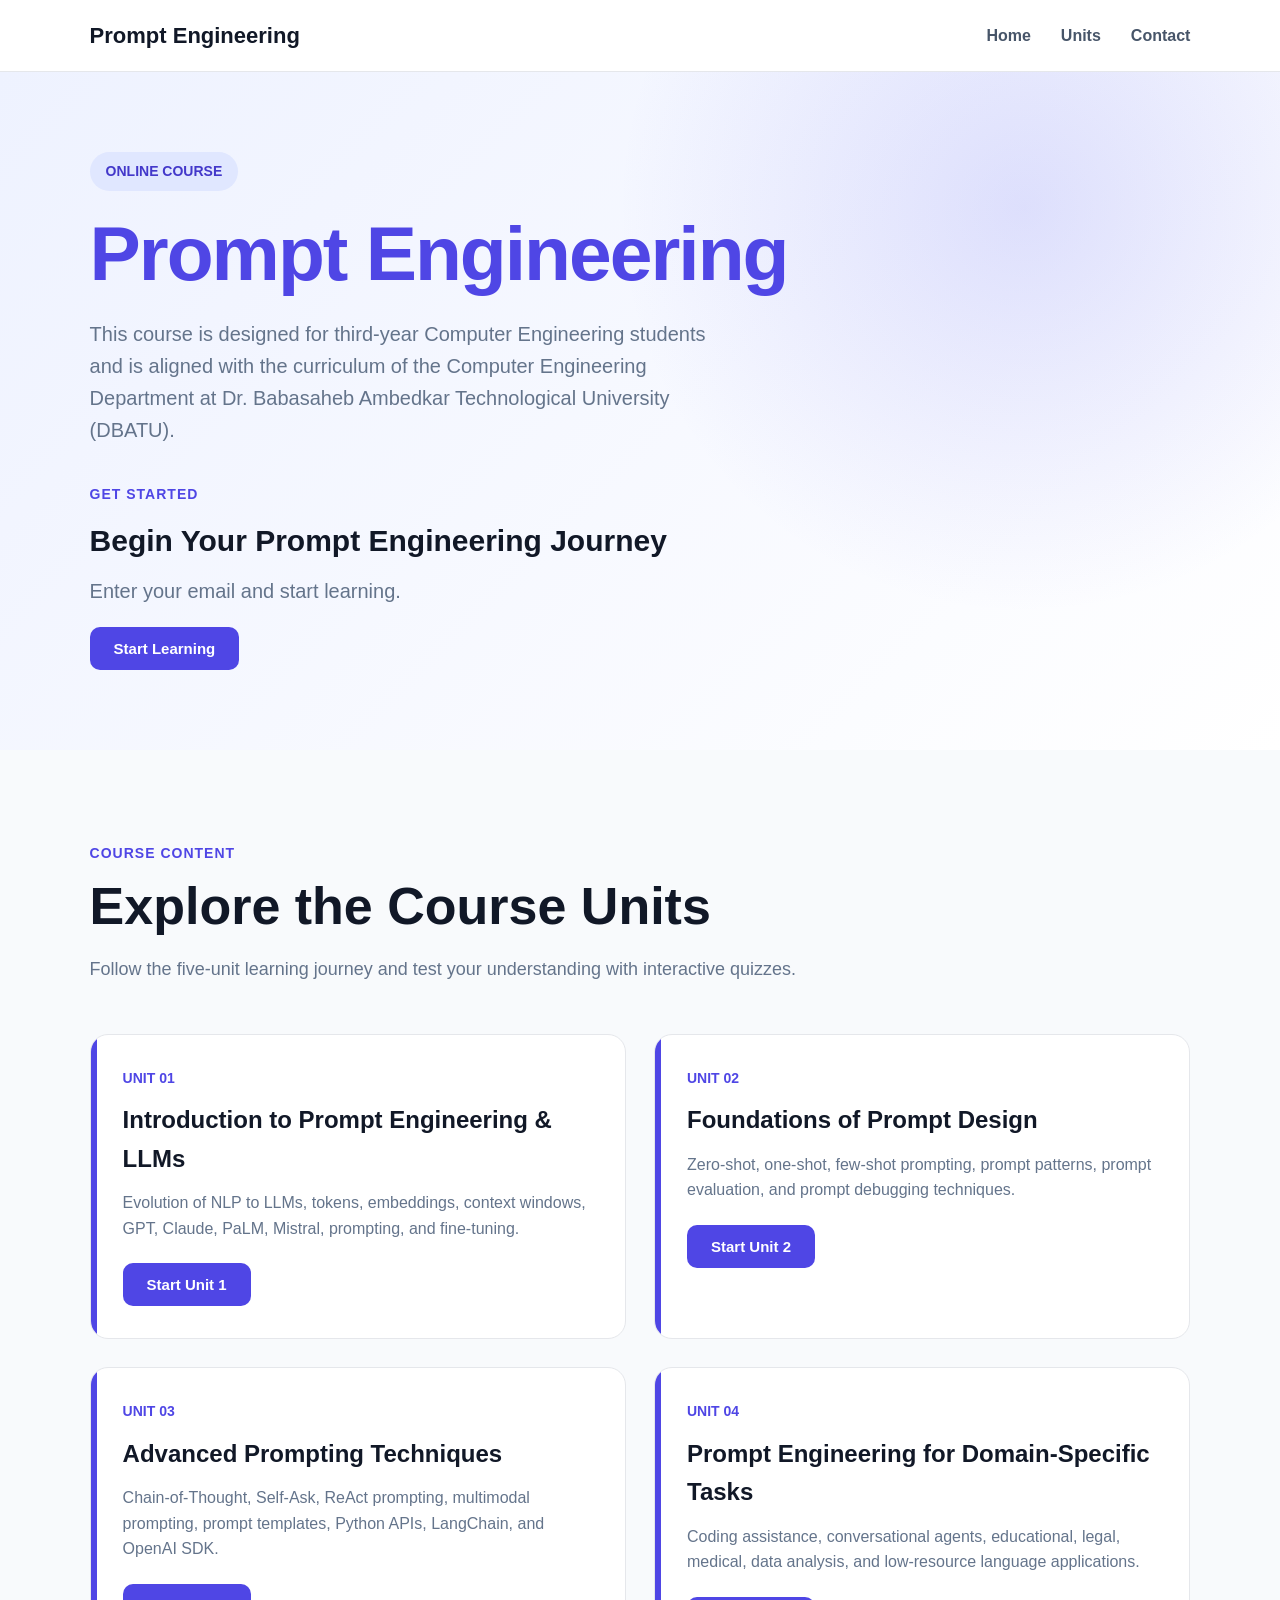
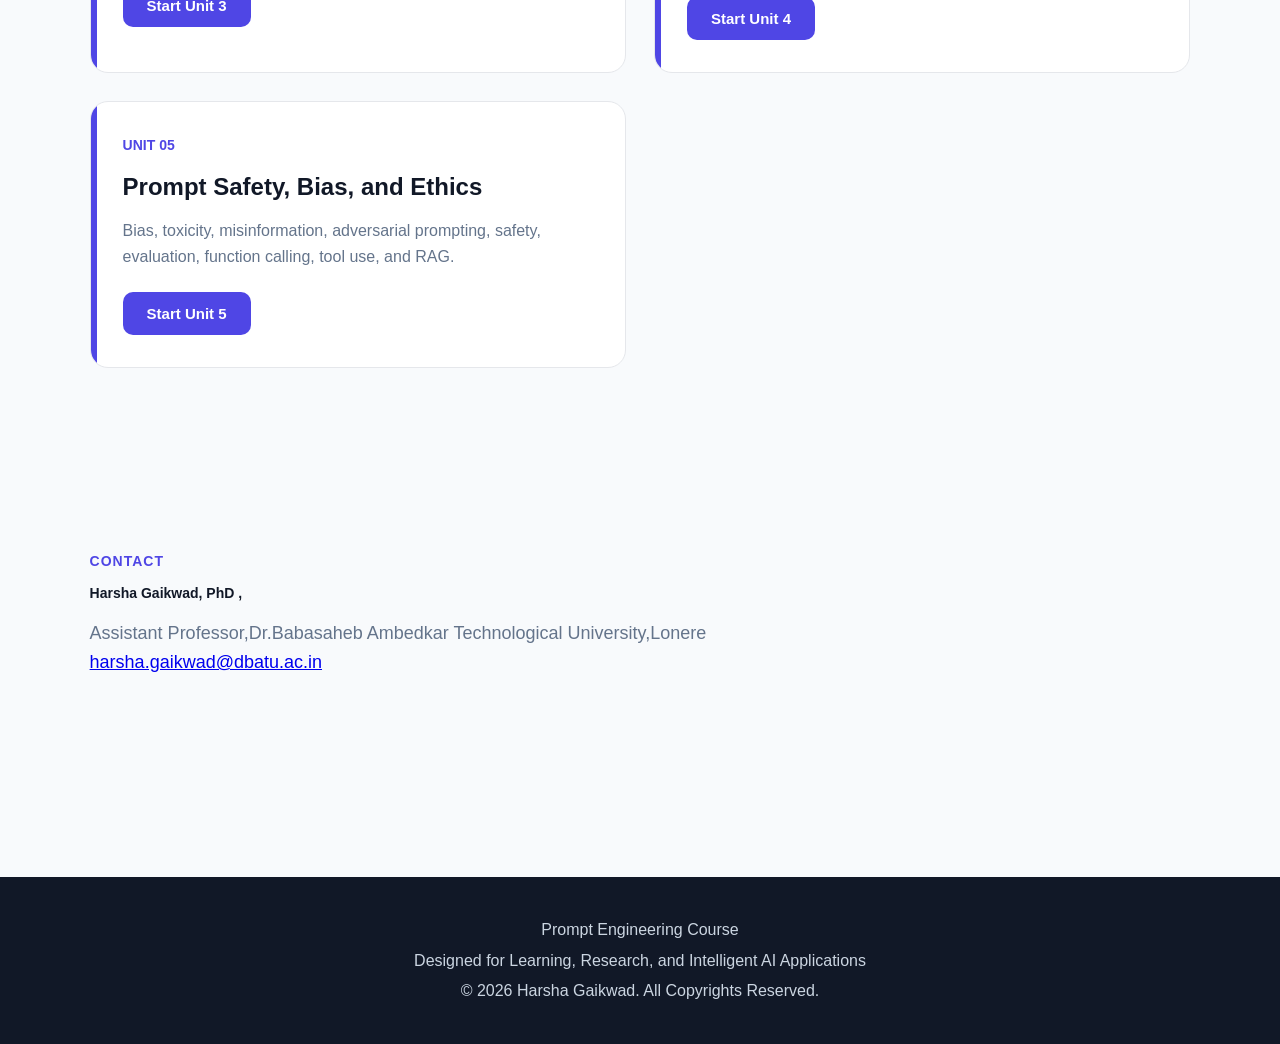
<file: units/unit2.html>
<!DOCTYPE html>
<html lang="en">

<head>

    <meta charset="UTF-8">

    <meta name="viewport"
        content="width=device-width, initial-scale=1.0">

    <title>
        Unit 2 | Foundations of Prompt Design
    </title>

    <link rel="stylesheet"
        href="../style.css">

</head>


<body>


<script>

    if (
        !localStorage.getItem(
            "studentEmail"
        )
    ) {

        window.location.href =
            "../index.html";

    }

</script>


<nav class="navbar">

    <div class="logo">

        Prompt Engineering

    </div>


    <div class="nav-links">

        <a href="../index.html">

            Home

        </a>

        <a href="../quizzes/quiz2.html">

            Quiz

        </a>

    </div>

</nav>


<main class="section">


    <div class="section-heading">

        <span>

            UNIT 02 | 06 HOURS

        </span>


        <h2>

            Foundations of Prompt Design

        </h2>


        <p>

            Learn the fundamentals of designing,
            structuring, evaluating, and debugging
            effective prompts.

        </p>

    </div>


    <div class="lesson-container">


        <div class="lesson-card">

            <h2>

                Learning Objectives

            </h2>


            <ul>

                <li>
                    Understand zero-shot, one-shot, and few-shot prompting.
                </li>

                <li>
                    Apply different prompt patterns.
                </li>

                <li>
                    Design instructional and role-based prompts.
                </li>

                <li>
                    Evaluate prompt quality.
                </li>

                <li>
                    Debug ineffective prompts.
                </li>

            </ul>

        </div>


        <div class="lesson-card">

            <h2>

                Course Topics

            </h2>


            <h3>

                1. Zero-Shot Prompting

            </h3>

            <p>

                Zero-shot prompting asks the model to perform
                a task without providing examples.

            </p>


            <h3>

                2. One-Shot Prompting

            </h3>

            <p>

                One-shot prompting provides one example
                to guide the model's response.

            </p>


            <h3>

                3. Few-Shot Prompting

            </h3>

            <p>

                Few-shot prompting provides multiple examples
                to demonstrate the desired task and output format.

            </p>


            <h3>

                4. Prompt Patterns

            </h3>

            <p>

                Important patterns include instructional,
                delimiting, role-based, and Socratic prompting.

            </p>


            <h3>

                5. Prompt Evaluation

            </h3>

            <p>

                Prompts can be evaluated using accuracy,
                relevance, hallucination, and safety criteria.

            </p>


            <h3>

                6. Prompt Debugging

            </h3>

            <p>

                Prompt debugging involves identifying unclear
                instructions, missing context, ambiguity,
                and incorrect output formats.

            </p>

        </div>


        <div class="lesson-card">

            <h2>

                Learning Material

            </h2>


            <p>

                Access the learning material for Unit 2.

            </p>


            <br>


           <a
    href="../materials/Unit2.pdf"
    target="_blank"
    class="material-button">

    View Unit 2 PDF

</a>

        </div>


        <div class="lesson-card">

            <h2>

                Unit 2 Assessment

            </h2>


            <p>

                Test your understanding of prompt design.

            </p>


            <br>


            <a
                href="../quizzes/quiz2.html"
                class="primary-button">

                Take Unit 2 Quiz

            </a>

        </div>


        <div class="lesson-card">

            <h2>

                Complete Unit 2

            </h2>


            <p id="unitProgress">

                Mark this unit as completed after studying
                the material and completing the quiz.

            </p>


            <button
                class="primary-button"
                onclick="completeUnit(2)">

                Mark Unit 2 as Completed

            </button>

        </div>


    </div>


</main>


<footer>

    <p>

        Prompt Engineering Course

    </p>

</footer>


<script src="../script.js"></script>


</body>

</html>
</file>
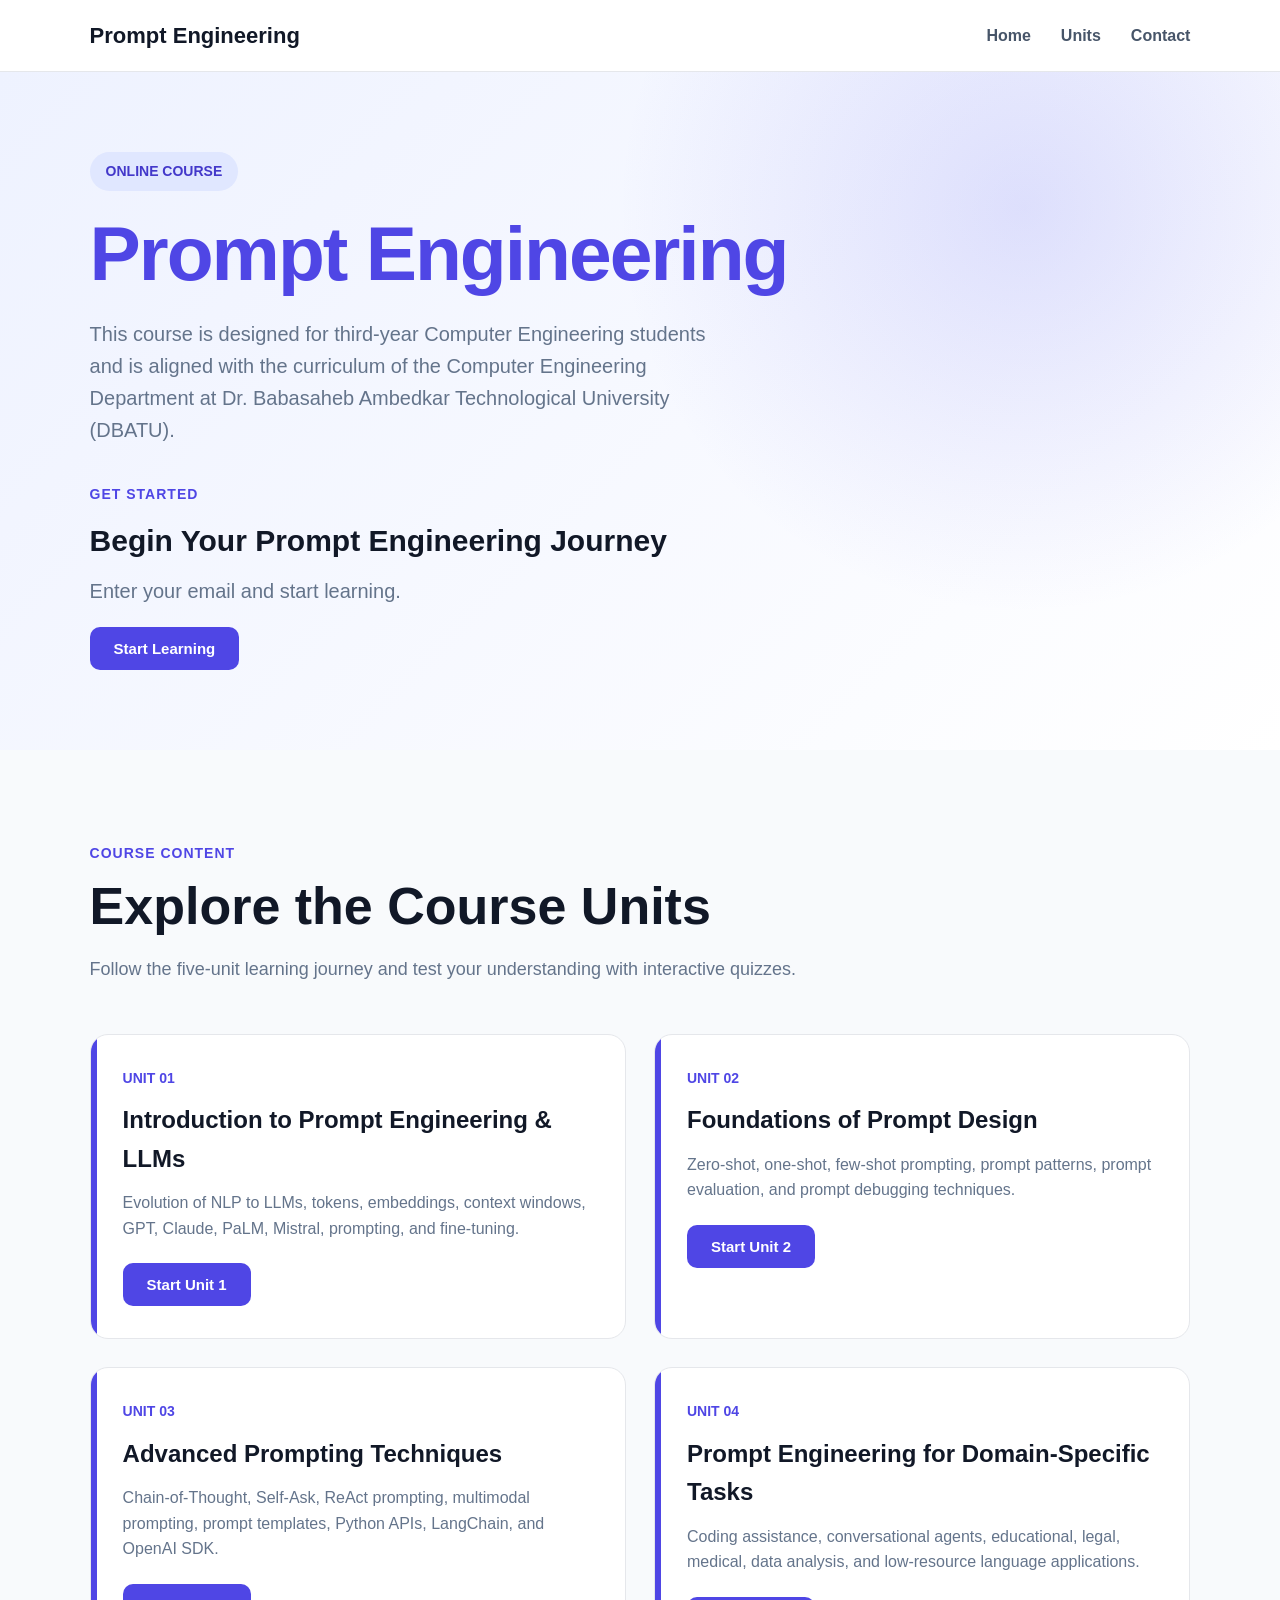
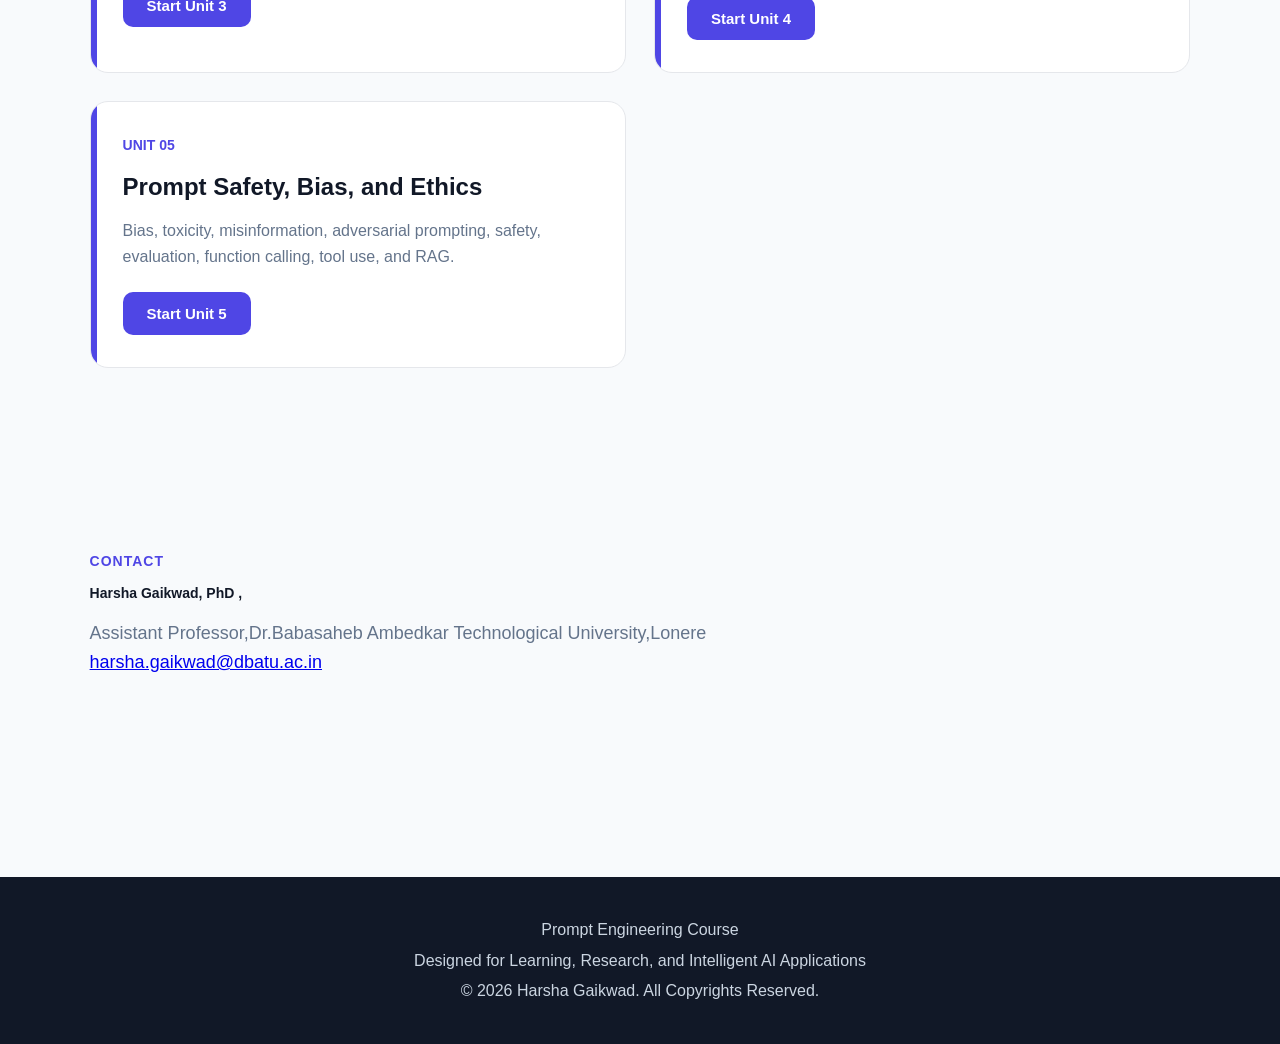
<file: units/unit3.html>
<!DOCTYPE html>
<html lang="en">

<head>

    <meta charset="UTF-8">

    <meta name="viewport"
        content="width=device-width, initial-scale=1.0">

    <title>
        Unit 3 | Advanced Prompting Techniques
    </title>

    <link rel="stylesheet"
        href="../style.css">

</head>


<body>


<script>

    if (
        !localStorage.getItem(
            "studentEmail"
        )
    ) {

        window.location.href =
            "../index.html";

    }

</script>


<nav class="navbar">

    <div class="logo">

        Prompt Engineering

    </div>


    <div class="nav-links">

        <a href="../index.html">

            Home

        </a>

        <a href="../quizzes/quiz3.html">

            Quiz

        </a>

    </div>

</nav>


<main class="section">


    <div class="section-heading">

        <span>

            UNIT 03 | 06 HOURS

        </span>


        <h2>

            Advanced Prompting Techniques

        </h2>


        <p>

            Explore advanced prompting methods
            for reasoning, tool use, multimodal systems,
            and AI application development.

        </p>

    </div>


    <div class="lesson-container">


        <div class="lesson-card">

            <h2>

                Learning Objectives

            </h2>


            <ul>

                <li>
                    Understand Chain-of-Thought prompting.
                </li>

                <li>
                    Apply Self-Ask prompting.
                </li>

                <li>
                    Understand ReAct prompting.
                </li>

                <li>
                    Design multimodal prompts.
                </li>

                <li>
                    Create prompt templates using Python APIs.
                </li>

            </ul>

        </div>


        <div class="lesson-card">

            <h2>

                Course Topics

            </h2>


            <h3>

                1. Chain-of-Thought Prompting

            </h3>

            <p>

                Chain-of-Thought prompting encourages
                structured reasoning for complex tasks.

            </p>


            <h3>

                2. Self-Ask Prompting

            </h3>

            <p>

                Self-Ask prompting enables a model to
                decompose complex questions into smaller
                sub-questions.

            </p>


            <h3>

                3. ReAct Prompting

            </h3>

            <p>

                ReAct combines reasoning and action
                to enable models to interact with tools
                and external information.

            </p>


            <h3>

                4. Multimodal Prompting

            </h3>

            <p>

                Multimodal prompting combines text
                with images and other forms of information.

            </p>


            <h3>

                5. Prompt Templates

            </h3>

            <p>

                Prompt templates provide reusable structures
                for building consistent AI applications.

            </p>


            <h3>

                6. Python APIs

            </h3>

            <p>

                Prompt Engineering can be integrated into
                applications using Python APIs, LangChain,
                and the OpenAI SDK.

            </p>

        </div>


        <div class="lesson-card">

            <h2>

                Learning Material

            </h2>


            <p>

                Access the learning material for Unit 3.

            </p>


            <br>


            <a
    href="../materials/Unit3.pdf"
    target="_blank"
    class="material-button">

    View Unit 3 PDF

</a>

        </div>


        <div class="lesson-card">

            <h2>

                Unit 3 Assessment

            </h2>


            <p>

                Test your understanding of advanced
                prompting techniques.

            </p>


            <br>


            <a
                href="../quizzes/quiz3.html"
                class="primary-button">

                Take Unit 3 Quiz

            </a>

        </div>


        <div class="lesson-card">

            <h2>

                Complete Unit 3

            </h2>


            <p id="unitProgress">

                Mark this unit as completed after studying
                the material and completing the quiz.

            </p>


            <button
                class="primary-button"
                onclick="completeUnit(3)">

                Mark Unit 3 as Completed

            </button>

        </div>


    </div>


</main>


<footer>

    <p>

        Prompt Engineering Course

    </p>

</footer>


<script src="../script.js"></script>


</body>

</html>
</file>
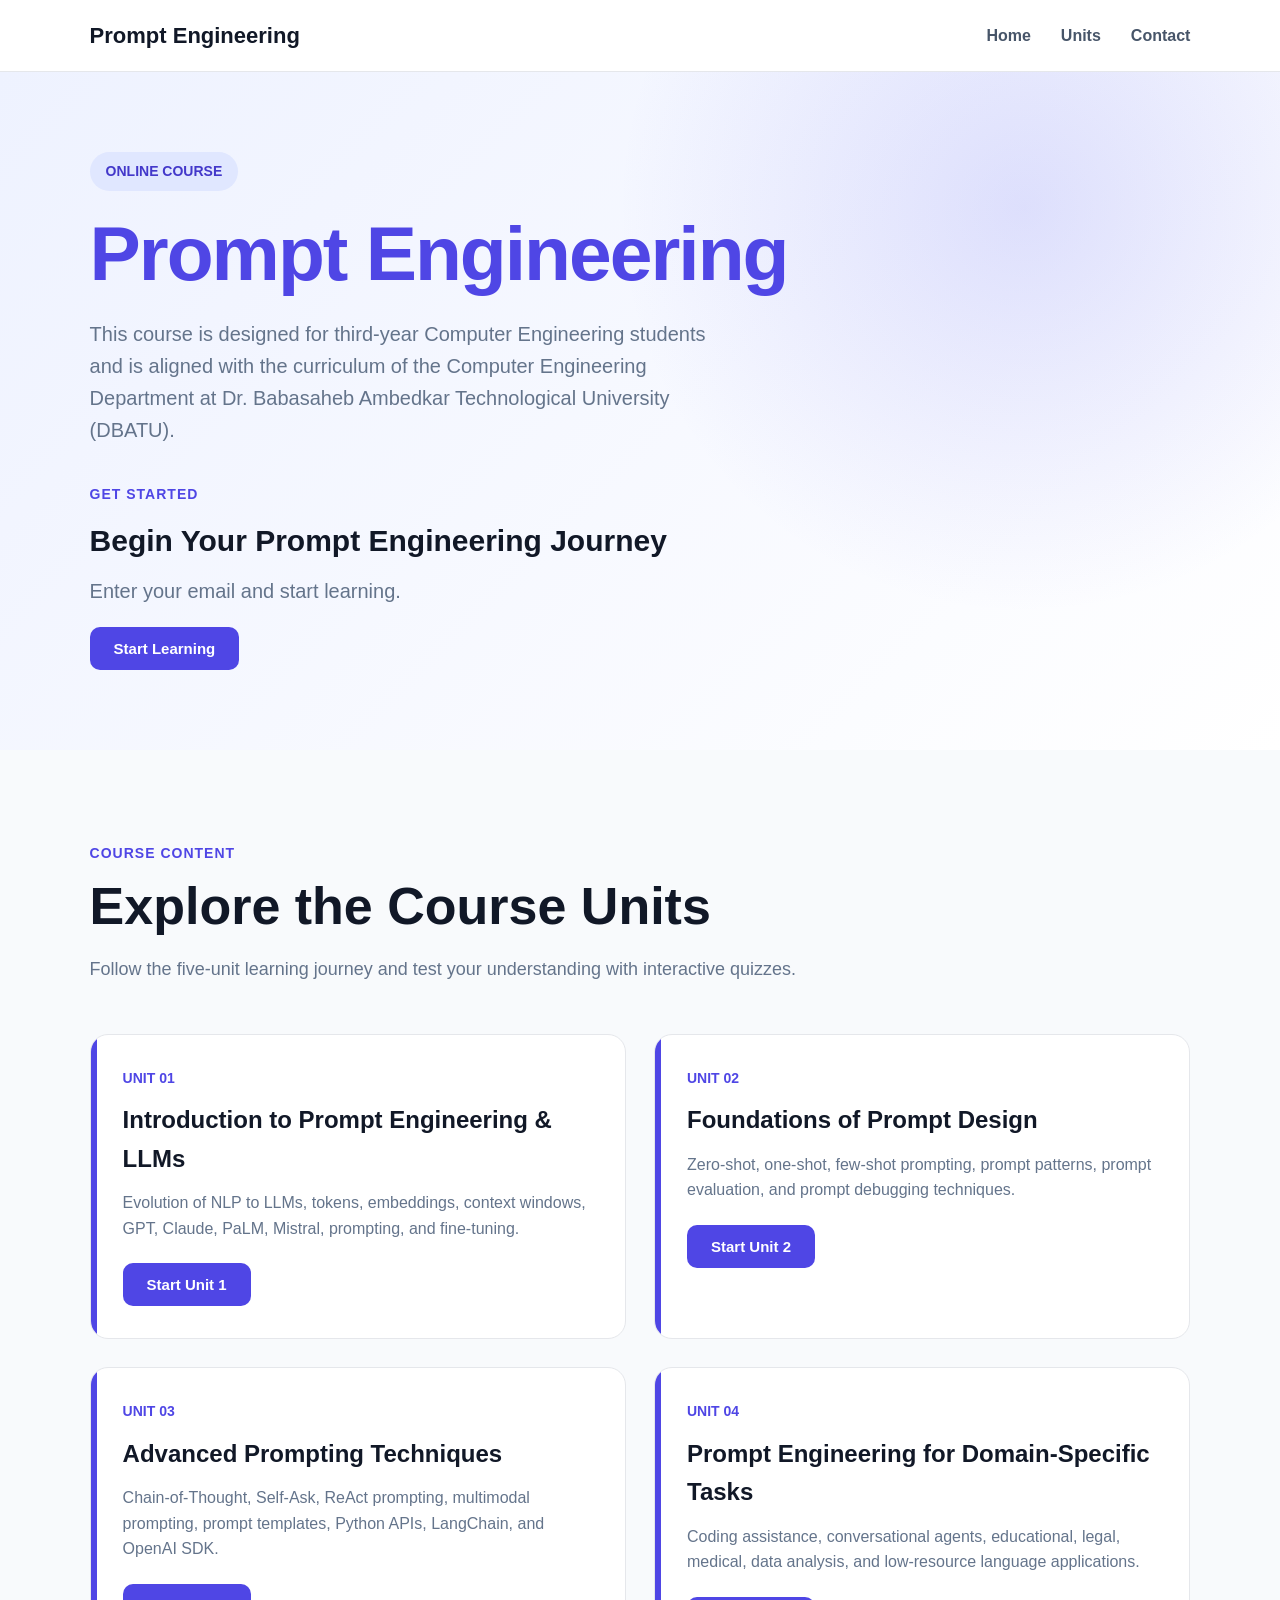
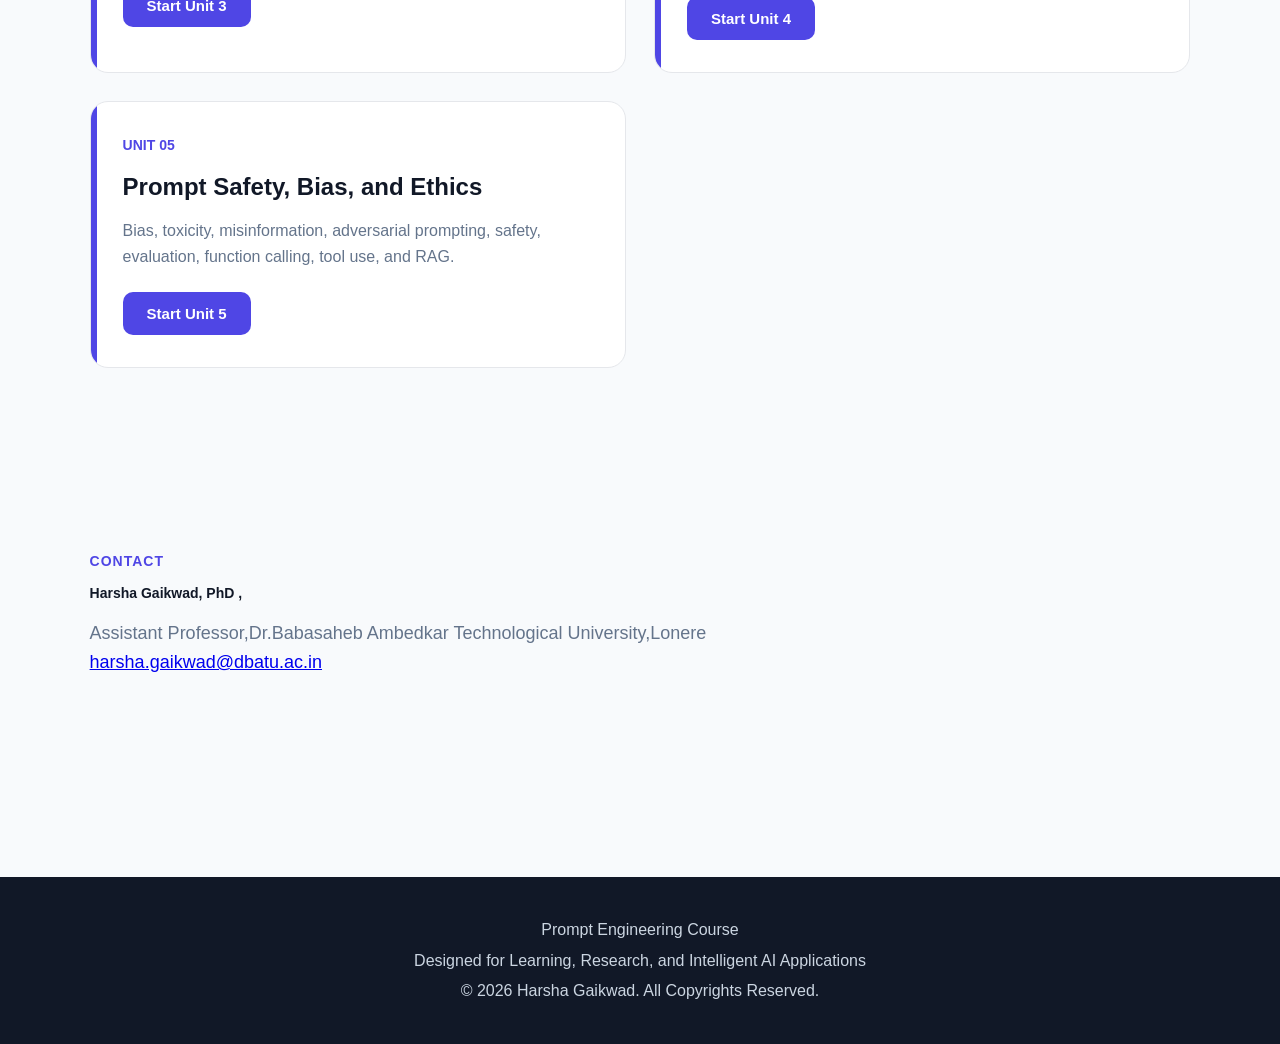
<file: units/unit4.html>
<!DOCTYPE html>
<html lang="en">

<head>

    <meta charset="UTF-8">

    <meta name="viewport"
        content="width=device-width, initial-scale=1.0">

    <title>
        Unit 4 | Domain-Specific Prompt Engineering
    </title>

    <link rel="stylesheet"
        href="../style.css">

</head>


<body>


<script>

    if (
        !localStorage.getItem(
            "studentEmail"
        )
    ) {

        window.location.href =
            "../index.html";

    }

</script>


<nav class="navbar">

    <div class="logo">

        Prompt Engineering

    </div>


    <div class="nav-links">

        <a href="../index.html">

            Home

        </a>

        <a href="../quizzes/quiz4.html">

            Quiz

        </a>

    </div>

</nav>


<main class="section">


    <div class="section-heading">

        <span>

            UNIT 04 | 06 HOURS

        </span>


        <h2>

            Prompt Engineering for Domain-Specific Tasks

        </h2>


        <p>

            Apply Prompt Engineering to coding,
            education, law, medicine, data analysis,
            and low-resource languages.

        </p>

    </div>


    <div class="lesson-container">


        <div class="lesson-card">

            <h2>

                Learning Objectives

            </h2>


            <ul>

                <li>
                    Design prompts for coding assistance.
                </li>

                <li>
                    Build conversational agents.
                </li>

                <li>
                    Understand domain-specific prompting.
                </li>

                <li>
                    Apply prompting to data analysis.
                </li>

                <li>
                    Understand challenges in low-resource languages.
                </li>

            </ul>

        </div>


        <div class="lesson-card">

            <h2>

                Course Topics

            </h2>


            <h3>

                1. Coding Assistance

            </h3>

            <p>

                Prompt Engineering can assist with code
                generation, debugging, explanation,
                documentation, and code conversion.

            </p>


            <h3>

                2. Conversational Agents

            </h3>

            <p>

                Dialogue design involves creating prompts
                that control conversation flow, context,
                personality, and response behaviour.

            </p>


            <h3>

                3. Legal, Educational, and Medical Prompts

            </h3>

            <p>

                Domain-specific prompts require appropriate
                context, terminology, constraints, and safety
                considerations.

            </p>


            <h3>

                4. Data Wrangling and Analysis

            </h3>

            <p>

                Language models can assist with data cleaning,
                transformation, summarization, and analysis.

            </p>


            <h3>

                5. Prompting in Low-Resource Languages

            </h3>

            <p>

                Low-resource languages may face challenges
                related to limited datasets, linguistic
                diversity, and reduced model representation.

            </p>

        </div>


        <div class="lesson-card">

            <h2>

                Learning Material

            </h2>


            <p>

                Access the learning material for Unit 4.

            </p>


            <br>


          <a
    href="../materials/Unit4.pdf"
    target="_blank"
    class="material-button">

    View Unit 4 PDF

</a>

        </div>


        <div class="lesson-card">

            <h2>

                Unit 4 Assessment

            </h2>


            <p>

                Test your understanding of domain-specific
                Prompt Engineering.

            </p>


            <br>


            <a
                href="../quizzes/quiz4.html"
                class="primary-button">

                Take Unit 4 Quiz

            </a>

        </div>


        <div class="lesson-card">

            <h2>

                Complete Unit 4

            </h2>


            <p id="unitProgress">

                Mark this unit as completed after studying
                the material and completing the quiz.

            </p>


            <button
                class="primary-button"
                onclick="completeUnit(4)">

                Mark Unit 4 as Completed

            </button>

        </div>


    </div>


</main>


<footer>

    <p>

        Prompt Engineering Course

    </p>

</footer>


<script src="../script.js"></script>


</body>

</html>
</file>
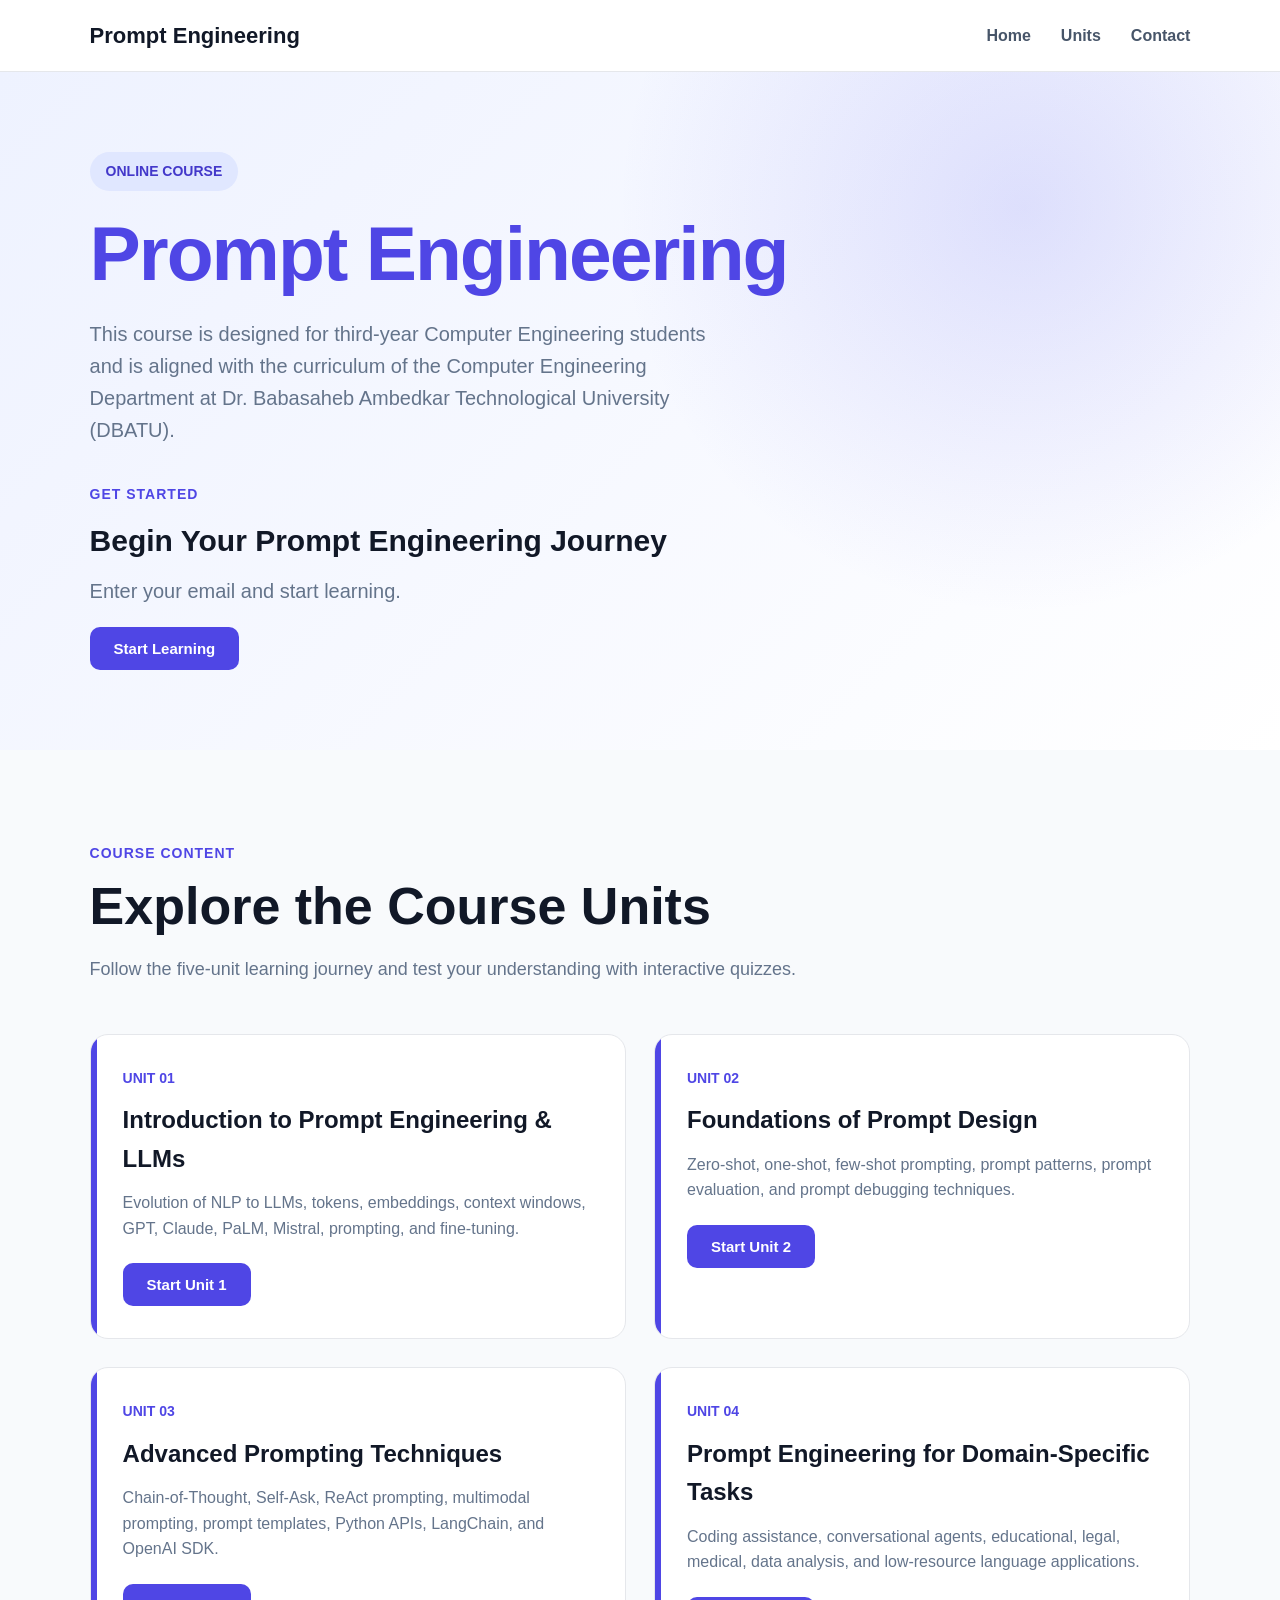
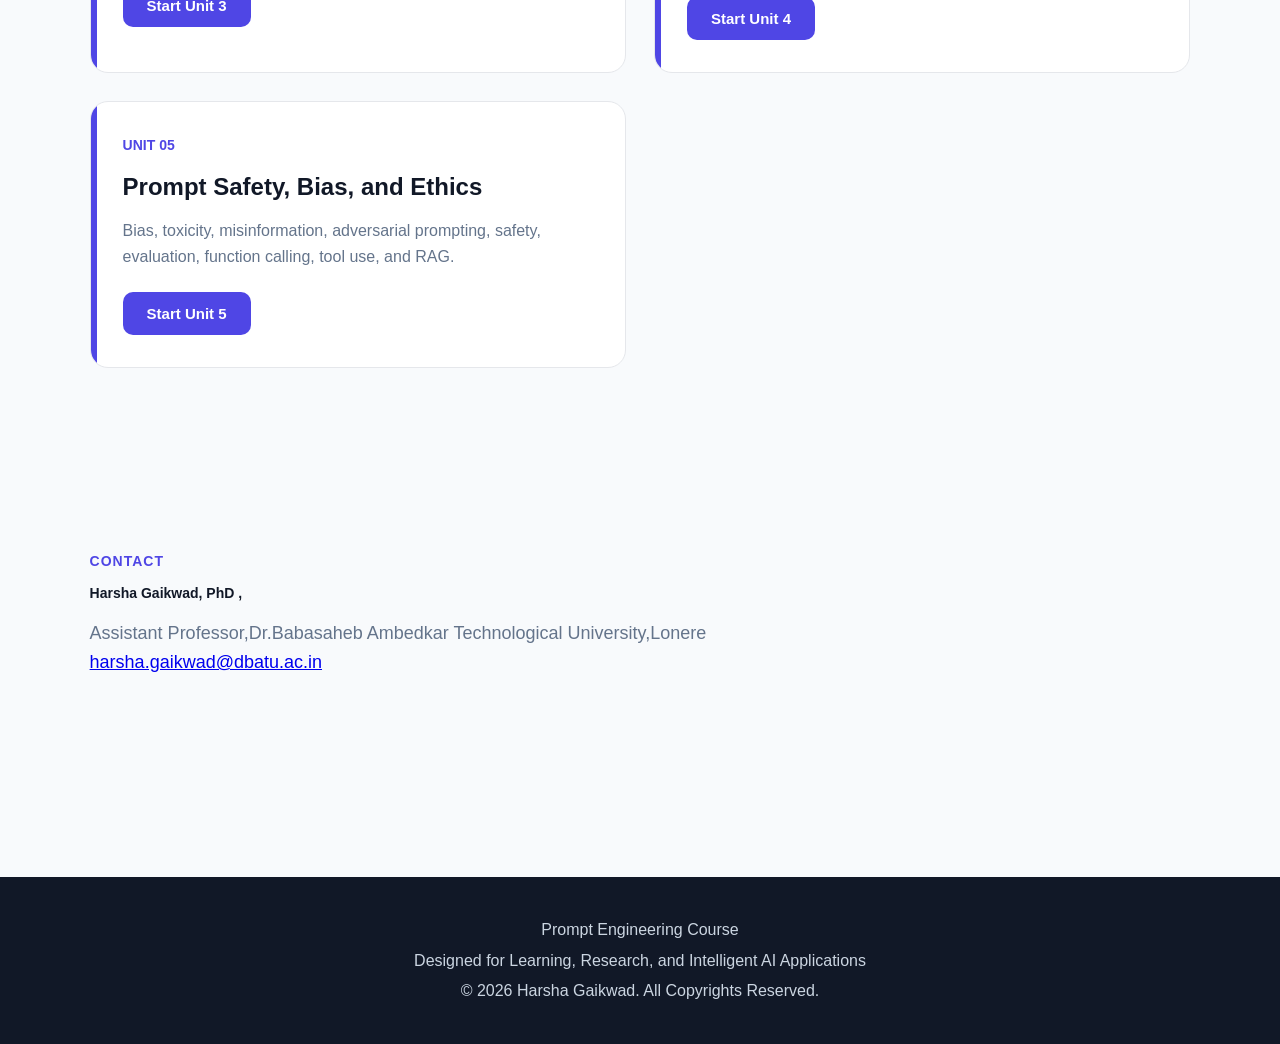
<file: units/unit5.html>
<!DOCTYPE html>
<html lang="en">

<head>

    <meta charset="UTF-8">

    <meta name="viewport"
        content="width=device-width, initial-scale=1.0">

    <title>
        Unit 5 | Prompt Safety, Bias, and Ethics
    </title>

    <link rel="stylesheet"
        href="../style.css">

</head>


<body>


<script>

    if (
        !localStorage.getItem(
            "studentEmail"
        )
    ) {

        window.location.href =
            "../index.html";

    }

</script>


<nav class="navbar">

    <div class="logo">

        Prompt Engineering

    </div>


    <div class="nav-links">

        <a href="../index.html">

            Home

        </a>

        <a href="../quizzes/quiz5.html">

            Quiz

        </a>

    </div>

</nav>


<main class="section">


    <div class="section-heading">

        <span>

            UNIT 05 | 06 HOURS

        </span>


        <h2>

            Prompt Safety, Bias, and Ethics

        </h2>


        <p>

            Understand the risks associated with AI systems
            and learn responsible Prompt Engineering practices.

        </p>

    </div>


    <div class="lesson-container">


        <div class="lesson-card">

            <h2>

                Learning Objectives

            </h2>


            <ul>

                <li>
                    Understand bias and toxicity in AI outputs.
                </li>

                <li>
                    Identify misinformation and hallucination risks.
                </li>

                <li>
                    Understand adversarial prompting.
                </li>

                <li>
                    Apply safety best practices.
                </li>

                <li>
                    Understand AI evaluation frameworks.
                </li>

                <li>
                    Explore function calling, tool use, and RAG.
                </li>

            </ul>

        </div>


        <div class="lesson-card">

            <h2>

                Course Topics

            </h2>


            <h3>

                1. Bias and Toxicity

            </h3>

            <p>

                AI models may reproduce biases present
                in their training data and may generate
                harmful or inappropriate content.

            </p>


            <h3>

                2. Misinformation and Hallucinations

            </h3>

            <p>

                Models can generate incorrect or unsupported
                information. Prompt design and evaluation
                are important for improving reliability.

            </p>


            <h3>

                3. Adversarial Prompting

            </h3>

            <p>

                Adversarial prompts attempt to manipulate
                model behaviour or bypass safety constraints.

            </p>


            <h3>

                4. Safety Best Practices

            </h3>

            <p>

                Effective safety practices include clear
                instructions, validation, constraints,
                human oversight, and output evaluation.

            </p>


            <h3>

                5. Evaluation Frameworks

            </h3>

            <p>

                Evaluation may use BLEU, ROUGE, BERTScore,
                human evaluation, accuracy, relevance,
                and safety criteria.

            </p>


            <h3>

                6. Future Directions

            </h3>

            <p>

                Important developments include function
                calling, tool use, and Retrieval-Augmented
                Generation (RAG).

            </p>

        </div>


        <div class="lesson-card">

            <h2>

                Learning Material

            </h2>


            <p>

                Access the learning material for Unit 5.

            </p>


            <br>


           <a
    href="../materials/Unit5.pdf"
    target="_blank"
    class="material-button">

    View Unit 5 PDF

</a>

        </div>


        <div class="lesson-card">

            <h2>

                Unit 5 Assessment

            </h2>


            <p>

                Complete the final unit assessment.

            </p>


            <br>


            <a
                href="../quizzes/quiz5.html"
                class="primary-button">

                Take Unit 5 Quiz

            </a>

        </div>


        <div class="lesson-card">

            <h2>

                Complete Unit 5

            </h2>


            <p id="unitProgress">

                Mark this unit as completed after studying
                the material and completing the quiz.

            </p>


            <button
                class="primary-button"
                onclick="completeUnit(5)">

                Mark Unit 5 as Completed

            </button>

        </div>


    </div>


</main>


<footer>

    <p>

        Prompt Engineering Course

    </p>

</footer>


<script src="../script.js"></script>


</body>

</html>
</file>
<file: style.css>
/* =========================================
   GLOBAL RESET
========================================= */

* {
    margin: 0;
    padding: 0;
    box-sizing: border-box;
}

html {
    scroll-behavior: smooth;
}

body {
    font-family:
        Inter,
        Arial,
        Helvetica,
        sans-serif;

    background: #f8fafc;
    color: #172033;
    line-height: 1.6;
}


/* =========================================
   NAVIGATION BAR
========================================= */

.navbar {
    position: sticky;
    top: 0;
    z-index: 1000;

    display: flex;
    justify-content: space-between;
    align-items: center;

    padding: 18px 7%;

    background: rgba(255, 255, 255, 0.95);

    backdrop-filter: blur(12px);

    border-bottom: 1px solid #e5e7eb;
}

.logo {
    font-size: 22px;
    font-weight: 800;
    color: #111827;
}

.nav-links {
    display: flex;
    gap: 30px;
}

.nav-links a {
    text-decoration: none;
    color: #475569;
    font-weight: 600;
    transition: 0.3s;

    cursor: pointer;
    pointer-events: auto;
}

.nav-links a:hover {
    color: #4f46e5;
}


/* =========================================
   HERO SECTION
========================================= */

.hero {
    min-height: 600px;

    display: flex;
    align-items: center;

    padding: 80px 7%;

    background:
        radial-gradient(
            circle at 80% 20%,
            rgba(99, 102, 241, 0.18),
            transparent 35%
        ),

        linear-gradient(
            135deg,
            #eef2ff,
            #ffffff
        );

    position: relative;
    z-index: 1;
}

.hero-content {
    max-width: 720px;
    position: relative;
    z-index: 2;
}

.hero-tag {
    display: inline-block;

    padding: 8px 16px;

    border-radius: 50px;

    background: #e0e7ff;
    color: #4338ca;

    font-size: 14px;
    font-weight: 700;

    margin-bottom: 22px;
}

.hero h1 {
    font-size: clamp(42px, 6vw, 78px);

    line-height: 1.05;

    letter-spacing: -2px;

    color: #111827;

    margin-bottom: 25px;
}

.hero h1 span {
    color: #4f46e5;
}

.hero p {
    font-size: 20px;

    color: #64748b;

    max-width: 650px;

    margin-bottom: 35px;
}


/* =========================================
   GET STARTED SECTION
========================================= */

.hero-start {
    position: relative;
    z-index: 10;

    margin-top: 30px;
}

.hero-start span {
    color: #4f46e5;

    font-size: 14px;

    font-weight: 800;

    letter-spacing: 1px;
}

.hero-start h2 {
    margin: 10px 0;

    font-size: 30px;

    color: #111827;
}

.hero-start p {
    margin-bottom: 20px;
}


/* =========================================
   BUTTONS
========================================= */

.primary-button,
.unit-button {
    display: inline-block;

    padding: 13px 24px;

    border-radius: 10px;

    border: none;

    text-decoration: none;

    cursor: pointer;

    pointer-events: auto;

    font-size: 15px;

    font-weight: 700;

    color: white;

    background: #4f46e5;

    transition: 0.3s;

    position: relative;

    z-index: 9999;
}

.primary-button:hover,
.unit-button:hover {
    background: #3730a3;

    transform: translateY(-2px);
}

.secondary-button {
    display: inline-block;

    padding: 13px 24px;

    margin-left: 10px;

    border-radius: 10px;

    text-decoration: none;

    font-weight: 700;

    color: #4f46e5;

    border: 2px solid #4f46e5;

    transition: 0.3s;

    cursor: pointer;

    pointer-events: auto;

    position: relative;

    z-index: 9999;
}

.secondary-button:hover {
    background: #eef2ff;
}


/* =========================================
   GENERAL SECTION
========================================= */

.section {
    padding: 90px 7%;

    max-width: 1400px;

    margin: auto;

    position: relative;

    z-index: 1;
}

.section-heading {
    max-width: 800px;

    margin-bottom: 50px;
}

.section-heading span {
    color: #4f46e5;

    font-size: 14px;

    font-weight: 800;

    letter-spacing: 1px;
}

.section-heading h2 {
    font-size: clamp(32px, 5vw, 52px);

    line-height: 1.15;

    margin: 12px 0 18px;

    color: #111827;
}

.section-heading p {
    font-size: 18px;

    color: #64748b;
}


/* =========================================
   STATS
========================================= */

.stats {
    display: grid;

    grid-template-columns: repeat(4, 1fr);

    gap: 20px;

    padding: 0 7% 80px;
}

.stat-card {
    padding: 30px;

    background: white;

    border: 1px solid #e5e7eb;

    border-radius: 16px;

    text-align: center;

    box-shadow:
        0 10px 30px
        rgba(15, 23, 42, 0.05);

    transition: 0.3s;
}

.stat-card:hover {
    transform: translateY(-5px);

    box-shadow:
        0 15px 35px
        rgba(15, 23, 42, 0.1);
}

.stat-card h2 {
    font-size: 38px;

    color: #4f46e5;
}

.stat-card p {
    color: #64748b;
}


/* =========================================
   UNIT CARDS
========================================= */

.units-grid {
    display: grid;

    grid-template-columns: repeat(2, 1fr);

    gap: 28px;
}

.unit-card {
    position: relative;

    padding: 32px;

    background: white;

    border: 1px solid #e5e7eb;

    border-radius: 18px;

    transition: 0.3s;

    overflow: hidden;
}

.unit-card::before {
    content: "";

    position: absolute;

    left: 0;
    top: 0;

    width: 6px;
    height: 100%;

    background: #4f46e5;

    pointer-events: none;
}

.unit-card:hover {
    transform: translateY(-8px);

    box-shadow:
        0 20px 45px
        rgba(15, 23, 42, 0.12);
}

.unit-number {
    font-size: 14px;

    font-weight: 800;

    color: #4f46e5;
}

.unit-card h3 {
    font-size: 24px;

    margin: 12px 0;

    color: #111827;
}

.unit-card p {
    color: #64748b;

    margin-bottom: 22px;
}


/* =========================================
   LESSON CARDS
========================================= */

.lesson-container {
    display: grid;

    gap: 28px;
}

.lesson-card {
    padding: 32px;

    background: white;

    border: 1px solid #e5e7eb;

    border-radius: 18px;

    box-shadow:
        0 10px 30px
        rgba(15, 23, 42, 0.04);
}

.lesson-card h2 {
    font-size: 28px;

    margin-bottom: 20px;

    color: #111827;
}

.lesson-card h3 {
    margin-top: 25px;

    margin-bottom: 8px;

    color: #4338ca;
}

.lesson-card p {
    color: #475569;
}

.lesson-card ul {
    padding-left: 25px;
}

.lesson-card li {
    margin: 10px 0;

    color: #475569;
}


/* =========================================
   REGISTRATION MODAL
========================================= */

.registration-modal {
    display: none;

    position: fixed;

    z-index: 2000;

    left: 0;
    top: 0;

    width: 100%;
    height: 100%;

    background:
        rgba(15, 23, 42, 0.65);

    align-items: center;
    justify-content: center;

    padding: 20px;
}

.registration-box {
    position: relative;

    width: 100%;

    max-width: 460px;

    padding: 40px;

    background: white;

    border-radius: 20px;

    box-shadow:
        0 25px 70px
        rgba(0, 0, 0, 0.25);

    text-align: center;

    animation:
        modalAppear
        0.3s
        ease;
}

@keyframes modalAppear {

    from {

        opacity: 0;

        transform:
            translateY(-20px)
            scale(0.95);

    }

    to {

        opacity: 1;

        transform:
            translateY(0)
            scale(1);

    }

}

.registration-box h2 {
    font-size: 30px;

    color: #111827;

    margin-bottom: 12px;
}

.registration-box p {
    color: #64748b;

    margin-bottom: 25px;
}

.registration-box input {
    width: 100%;

    padding: 15px;

    margin-bottom: 18px;

    border: 1px solid #cbd5e1;

    border-radius: 10px;

    font-size: 16px;

    outline: none;
}

.registration-box input:focus {
    border-color: #4f46e5;

    box-shadow:
        0 0 0 3px
        rgba(79, 70, 229, 0.15);
}

.registration-box .primary-button {
    width: 100%;
}

.close-modal {
    position: absolute;

    top: 15px;
    right: 18px;

    border: none;

    background: transparent;

    font-size: 30px;

    color: #64748b;

    cursor: pointer;

    pointer-events: auto;

    z-index: 9999;
}

.close-modal:hover {
    color: #111827;
}

#registrationMessage {
    margin-top: 15px;

    font-size: 14px;
}


/* =========================================
   PROGRESS SECTION
========================================= */

.progress-container {
    width: 100%;

    height: 12px;

    background: #e2e8f0;

    border-radius: 20px;

    overflow: hidden;

    margin: 20px 0;
}

.progress-bar {
    height: 100%;

    width: 0%;

    background: #4f46e5;

    border-radius: 20px;

    transition: width 0.5s ease;
}

.progress-text {
    font-weight: 700;

    color: #4f46e5;
}


/* =========================================
   QUIZ STYLES
========================================= */

.quiz-container {
    max-width: 900px;

    margin: auto;
}

.quiz-question {
    padding: 25px;

    margin-bottom: 25px;

    background: white;

    border-radius: 15px;

    border: 1px solid #e5e7eb;

    box-shadow:
        0 8px 25px
        rgba(15, 23, 42, 0.05);
}

.quiz-question h3 {
    margin-bottom: 15px;

    color: #111827;
}

.quiz-option {
    display: block;

    padding: 12px 15px;

    margin: 8px 0;

    border: 1px solid #cbd5e1;

    border-radius: 8px;

    cursor: pointer;

    transition: 0.3s;
}

.quiz-option:hover {
    background: #eef2ff;

    border-color: #4f46e5;
}

.quiz-option input {
    margin-right: 10px;
}

.quiz-result {
    padding: 20px;

    margin-top: 25px;

    border-radius: 12px;

    background: #eef2ff;

    color: #3730a3;

    font-weight: 700;

    text-align: center;
}


/* =========================================
   MATERIAL BUTTONS
========================================= */

.material-button {
    display: inline-block;

    padding: 13px 22px;

    background: #0f766e;

    color: white;

    border-radius: 10px;

    text-decoration: none;

    font-weight: 700;

    transition: 0.3s;

    cursor: pointer;

    pointer-events: auto;

    position: relative;

    z-index: 9999;
}

.material-button:hover {
    background: #115e59;

    transform: translateY(-2px);
}


/* =========================================
   FOOTER
========================================= */

footer {
    padding: 35px;

    text-align: center;

    background: #111827;

    color: #cbd5e1;

    margin-top: 60px;

    position: relative;

    z-index: 1;
}

footer p {
    margin: 5px 0;
}


/* =========================================
   RESPONSIVE DESIGN
========================================= */

@media (max-width: 900px) {

    .stats {

        grid-template-columns:
            repeat(2, 1fr);

    }

    .units-grid {

        grid-template-columns:
            1fr;

    }

}


@media (max-width: 600px) {

    .navbar {

        padding:
            16px 5%;

    }

    .logo {

        font-size:
            18px;

    }

    .nav-links {

        gap:
            12px;

    }

    .nav-links a {

        font-size:
            14px;

    }

    .hero {

        padding:
            70px 5%;

    }

    .section {

        padding:
            60px 5%;

    }

    .stats {

        grid-template-columns:
            1fr;

        padding:
            0 5% 60px;

    }

    .hero h1 {

        font-size:
            44px;

    }

    .hero p {

        font-size:
            17px;

    }

    .secondary-button {

        margin-left:
            0;

        margin-top:
            12px;

    }

    .registration-box {

        padding:
            30px 22px;

    }

    .lesson-card {

        padding:
            24px;

    }

}
</file>
